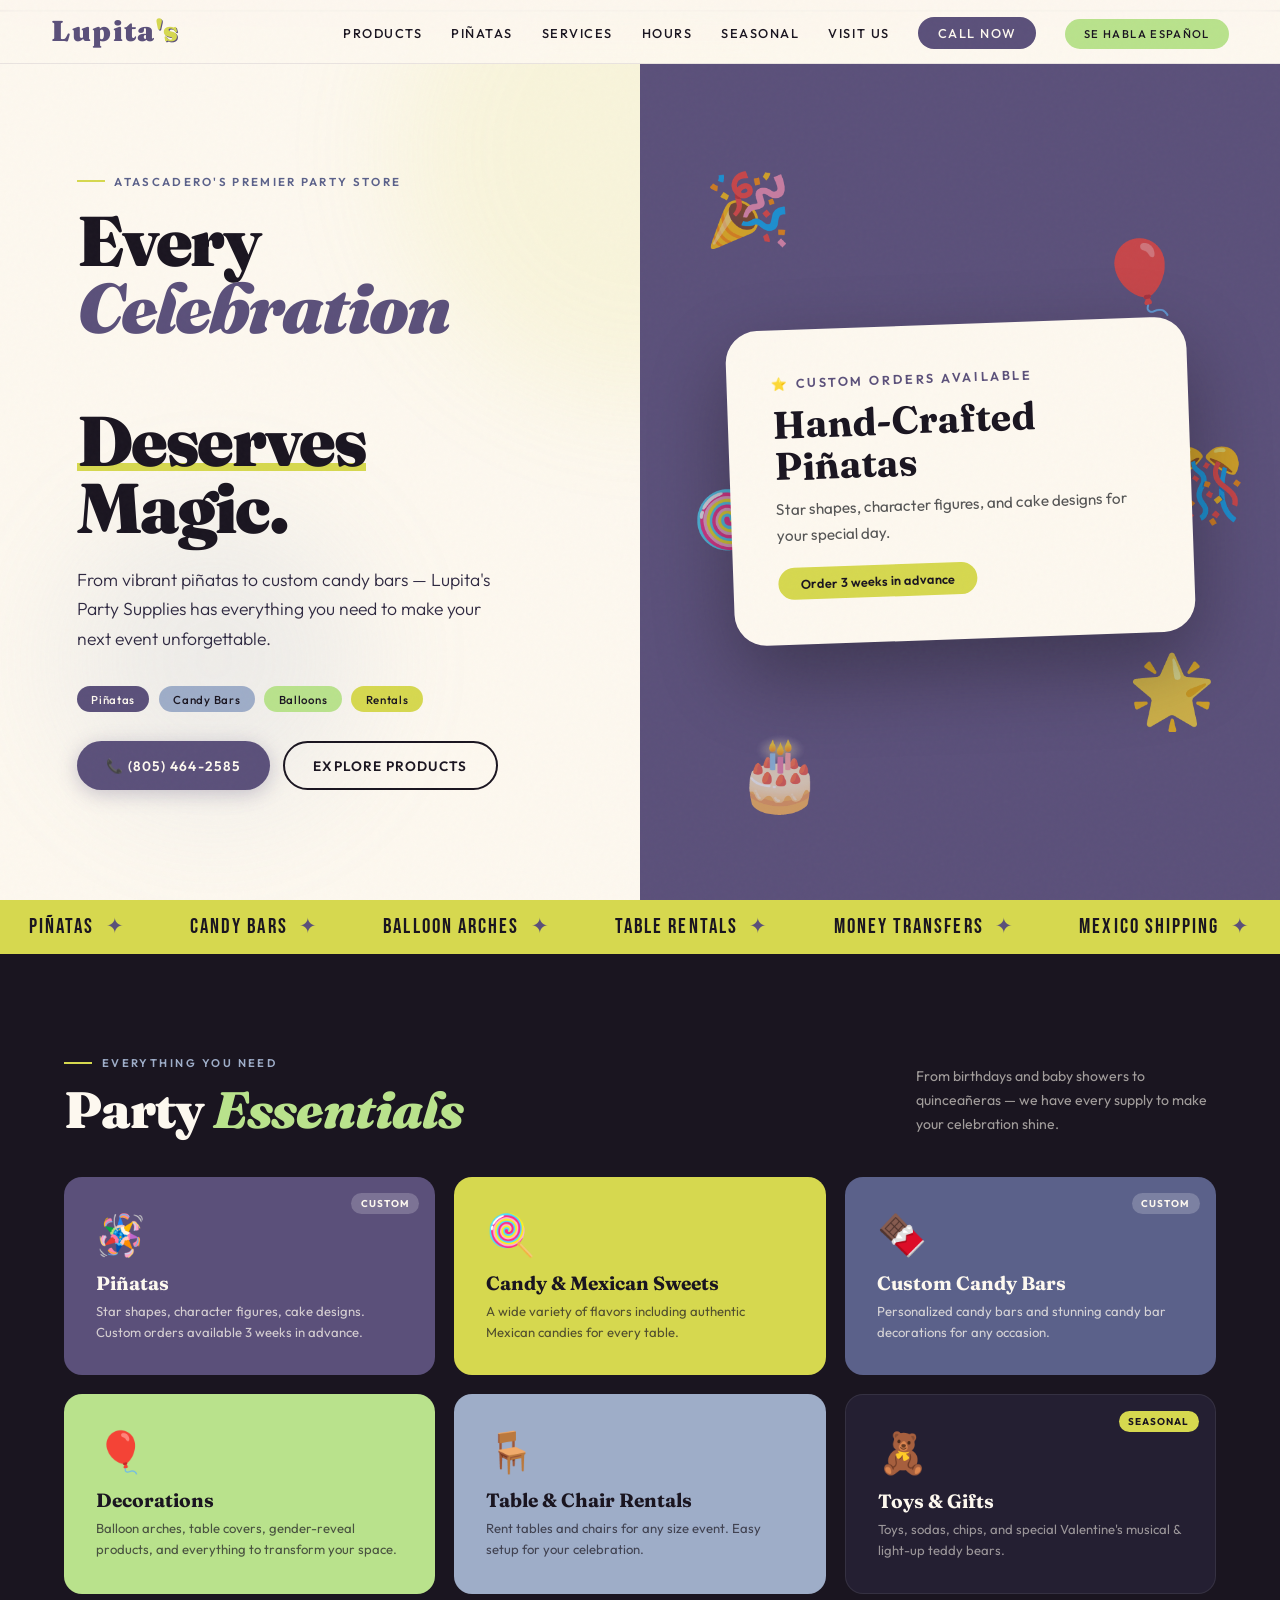
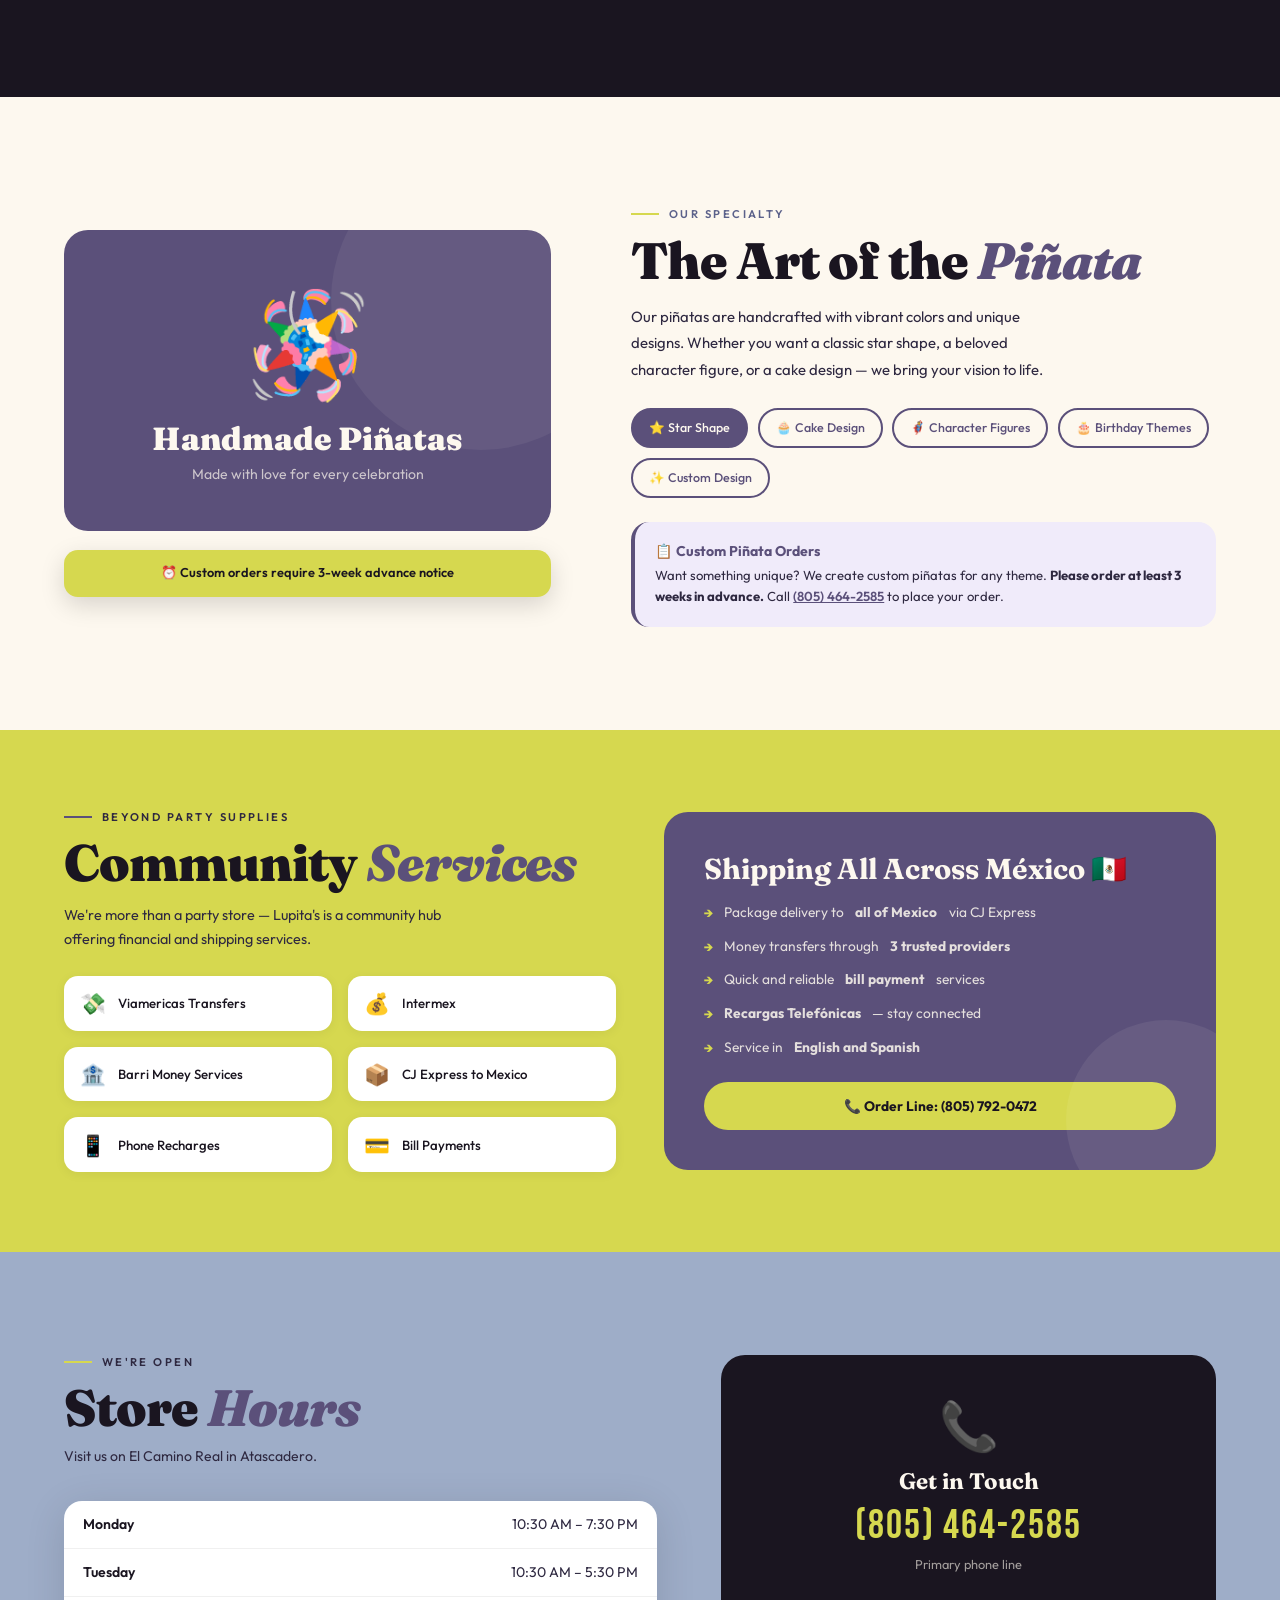
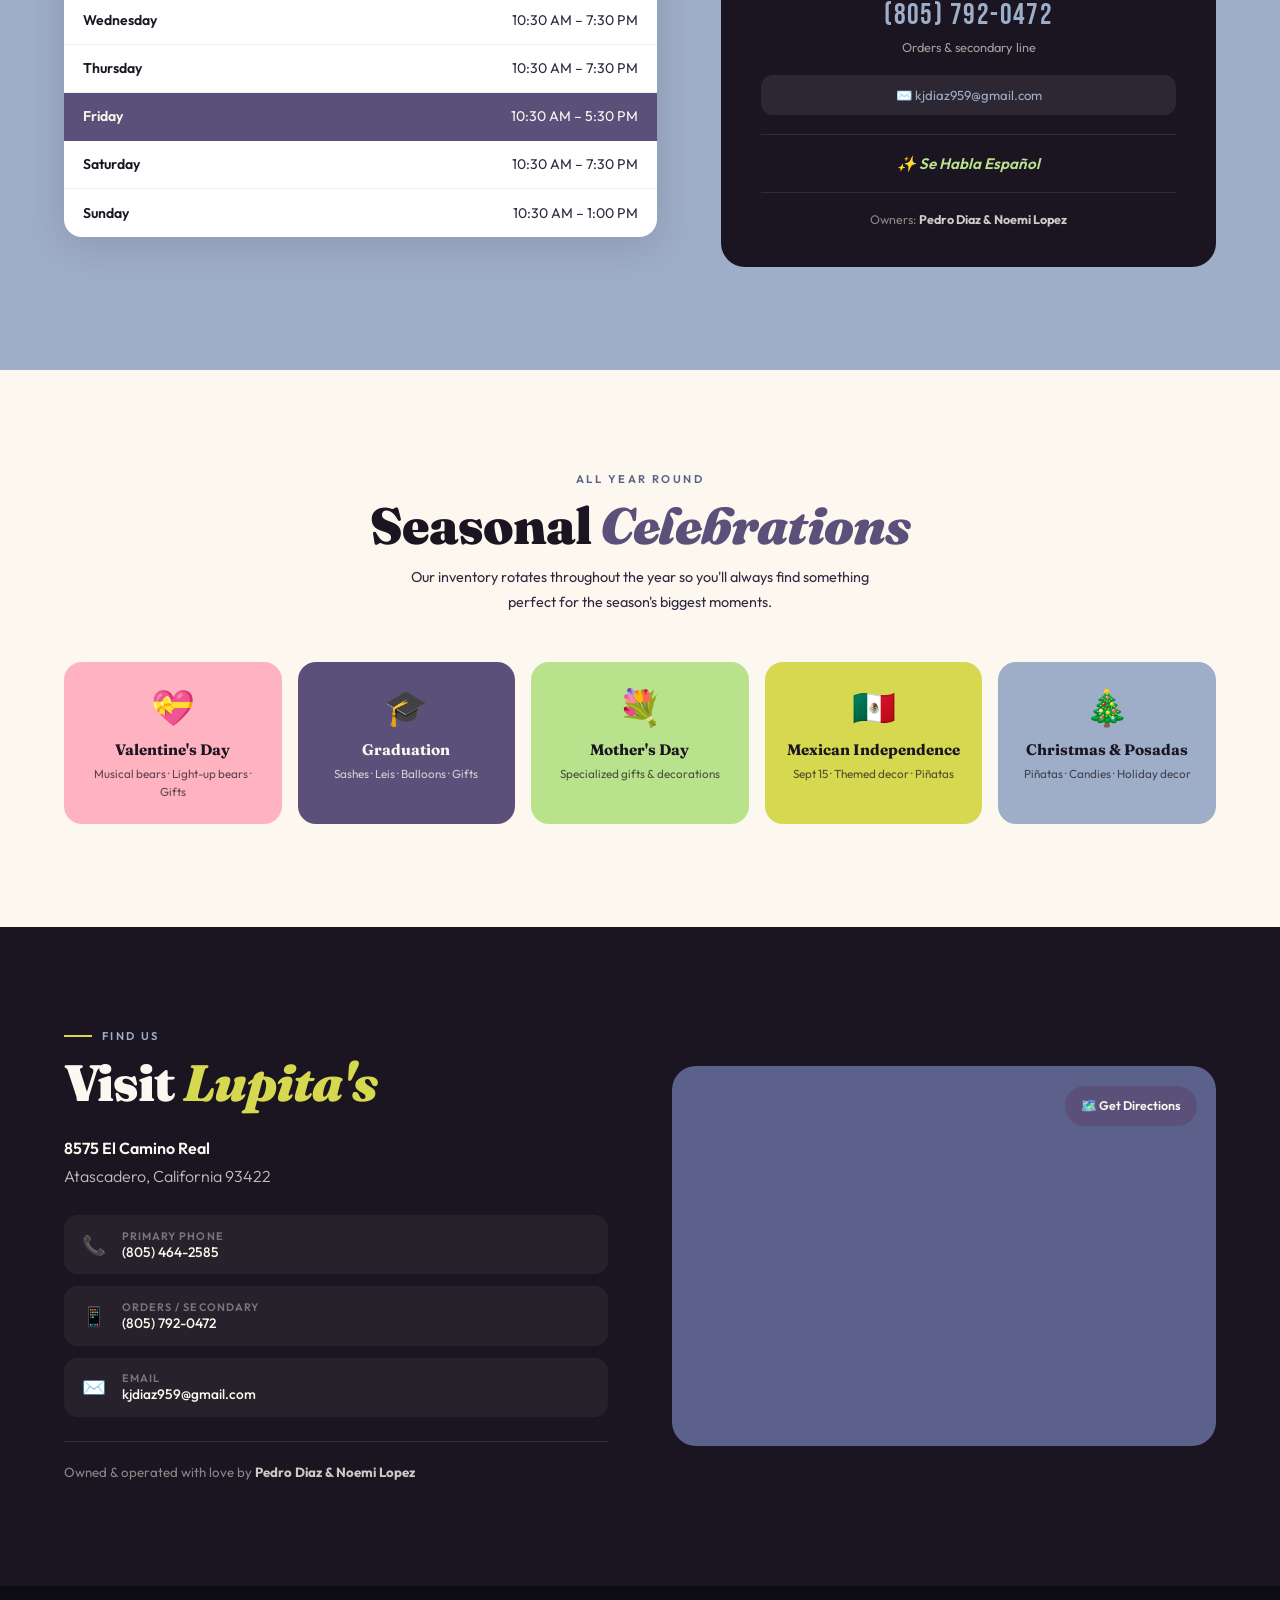
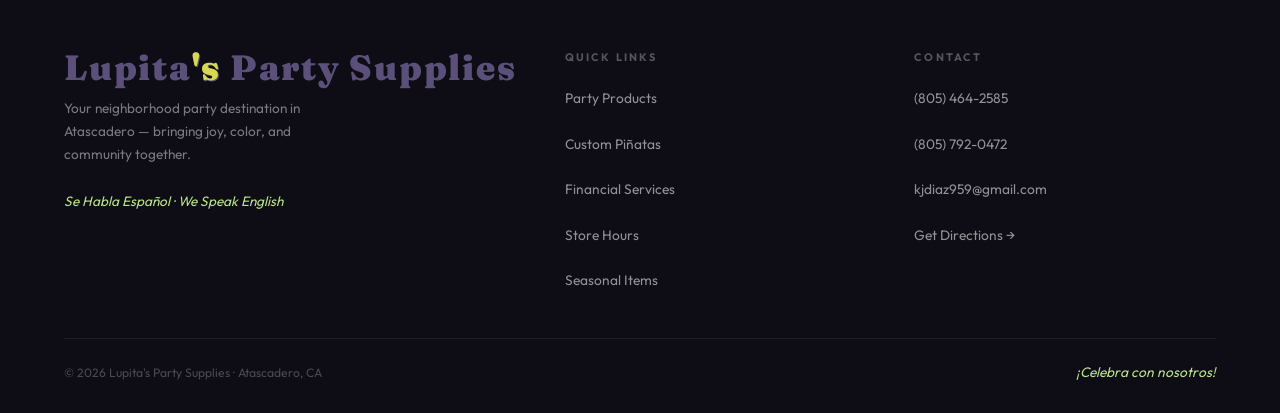
<file: index.html>
<!DOCTYPE html>
<html lang="en">
<head>
    <meta charset="UTF-8">
    <meta name="robots" content="noindex, nofollow">
    <meta name="viewport" content="width=device-width, initial-scale=1.0, viewport-fit=cover">
    <meta name="theme-color" content="#5b507a">
    <meta name="apple-mobile-web-app-capable" content="yes">
    <title>Lupita's Party Supplies — Atascadero, CA</title>
    <link rel="preconnect" href="https://fonts.googleapis.com">
    <link href="https://fonts.googleapis.com/css2?family=Bebas+Neue&family=Fraunces:ital,wght@0,400;0,700;0,900;1,400;1,700&family=Outfit:wght@300;400;500;600&display=swap"
          rel="stylesheet">
    <link rel="stylesheet" href="style.css">
</head>
<body>

<!-- ────────────────────────────────
     NAV
──────────────────────────────── -->
<nav id="mainNav">
    <a href="#" class="nav-logo">Lupita<span>'s</span></a>
    <ul class="nav-links">
        <li><a href="#products">Products</a></li>
        <li><a href="#pinatas">Piñatas</a></li>
        <li><a href="#services-strip">Services</a></li>
        <li><a href="#hours">Hours</a></li>
        <li><a href="#seasonal">Seasonal</a></li>
        <li><a href="#location">Visit Us</a></li>
        <li><a href="tel:+18054642585" class="nav-cta">Call Now</a></li>
        <li><a href="#" class="nav-cta nav-se">Se Habla Español</a></li>
    </ul>
    <button class="nav-hamburger" id="hbBtn" aria-label="Open menu" aria-expanded="false">
        <span></span><span></span><span></span>
    </button>
</nav>

<div class="nav-drawer" id="navDrawer" aria-hidden="true">
    <ul>
        <li><a href="#products" class="dl">🎉 Products</a></li>
        <li><a href="#pinatas" class="dl">🪅 Piñatas</a></li>
        <li><a href="#services-strip" class="dl">💸 Services</a></li>
        <li><a href="#hours" class="dl">🕐 Hours</a></li>
        <li><a href="#seasonal" class="dl">🌟 Seasonal</a></li>
        <li><a href="#location" class="dl">📍 Visit Us</a></li>
    </ul>
    <div class="drawer-btns">
        <a href="tel:+18054642585" class="db-call dl">📞 (805) 464-2585 — Call Now</a>
        <a href="tel:+18057920472" class="db-ord dl">📱 (805) 792-0472 — Orders</a>
    </div>
    <p class="drawer-se">✨ Se Habla Español</p>
</div>

<!-- ────────────────────────────────
     HERO
──────────────────────────────── -->
<section id="hero">
    <div class="blob"
         style="width:500px;height:500px;background:var(--lemon-lime);opacity:.12;top:-100px;right:30%;"></div>
    <div class="blob"
         style="width:300px;height:300px;background:var(--powder-blue);opacity:.15;bottom:10%;left:5%;"></div>
    <div class="hero-left">
        <p class="hero-eyebrow reveal">Atascadero's Premier Party Store</p>
        <h1 class="hero-h1 reveal rd1">
            Every<br><span class="pop">Celebration</span><br><span class="uw">Deserves</span><br>Magic.
        </h1>
        <p class="hero-sub reveal rd2">From vibrant piñatas to custom candy bars — Lupita's Party Supplies has
            everything you need to make your next event unforgettable.</p>
        <div class="hero-badges reveal rd2">
            <span class="badge bg">Piñatas</span>
            <span class="badge bb">Candy Bars</span>
            <span class="badge bgn">Balloons</span>
            <span class="badge bl">Rentals</span>
        </div>
        <div class="hero-btns reveal rd3">
            <a href="tel:+18054642585" class="btn-p">📞 (805) 464-2585</a>
            <a href="#products" class="btn-o">Explore Products</a>
        </div>
    </div>
    <div class="hero-right">
        <div class="hero-fi">
            <span class="fi" style="top:12%;left:10%;animation-delay:0s;font-size:clamp(2.5rem,5.5vw,9rem)">🎉</span>
            <span class="fi" style="top:20%;right:15%;animation-delay:0s;font-size:clamp(2.5rem,5.5vw,9rem)">🎈</span>
            <span class="fi" style="top:50%;left:8%;animation-delay:0s;font-size:clamp(2.5rem,5.5vw,9rem)">🍭</span>
            <span class="fi" style="bottom:20%;right:10%;animation-delay:0s;font-size:clamp(2.5rem,5.5vw,9rem)">🌟</span>
            <span class="fi" style="top:45%;right:5%;animation-delay:0s;font-size:clamp(2.5rem,5.5vw,9rem)">🎊</span>
            <span class="fi" style="bottom:10%;left:15%;animation-delay:0s;font-size:clamp(2.5rem,5.5vw,9rem)">🎂</span>
        </div>
        <div class="hero-right-inner">
            <div class="hero-card">
                <p class="cl">⭐ Custom Orders Available</p>
                <h3 class="ct">Hand-Crafted Piñatas</h3>
                <p class="cd">Star shapes, character figures, and cake designs for your special day.</p>
                <span class="ctag">Order 3 weeks in advance</span>
            </div>
        </div>
    </div>
</section>

<!-- MARQUEE -->
<div class="mq-wrap">
    <div class="mq-track">
        <span class="mq-item">Piñatas <span class="mq-dot">✦</span></span>
        <span class="mq-item">Candy Bars <span class="mq-dot">✦</span></span>
        <span class="mq-item">Balloon Arches <span class="mq-dot">✦</span></span>
        <span class="mq-item">Table Rentals <span class="mq-dot">✦</span></span>
        <span class="mq-item">Money Transfers <span class="mq-dot">✦</span></span>
        <span class="mq-item">Mexico Shipping <span class="mq-dot">✦</span></span>
        <span class="mq-item">Gender Reveal <span class="mq-dot">✦</span></span>
        <span class="mq-item">Mexican Candy <span class="mq-dot">✦</span></span>
        <span class="mq-item">Phone Recharges <span class="mq-dot">✦</span></span>
        <span class="mq-item">Piñatas <span class="mq-dot">✦</span></span>
        <span class="mq-item">Candy Bars <span class="mq-dot">✦</span></span>
        <span class="mq-item">Balloon Arches <span class="mq-dot">✦</span></span>
        <span class="mq-item">Table Rentals <span class="mq-dot">✦</span></span>
        <span class="mq-item">Money Transfers <span class="mq-dot">✦</span></span>
        <span class="mq-item">Mexico Shipping <span class="mq-dot">✦</span></span>
        <span class="mq-item">Gender Reveal <span class="mq-dot">✦</span></span>
        <span class="mq-item">Mexican Candy <span class="mq-dot">✦</span></span>
        <span class="mq-item">Phone Recharges <span class="mq-dot">✦</span></span>
    </div>
</div>

<!-- ────────────────────────────────
     PRODUCTS
──────────────────────────────── -->
<section id="products">
    <div class="ph reveal">
        <div>
            <p class="stag">Everything You Need</p>
            <h2 class="sh2" style="color:var(--cream)">Party <em style="color:var(--light-green)">Essentials</em></h2>
        </div>
        <p class="pdesc">From birthdays and baby showers to quinceañeras — we have every supply to make your celebration
            shine.</p>
    </div>
    <div class="pgrid">
        <div class="pc g reveal"><span class="pe">🪅</span>
            <div class="pbadge">Custom</div>
            <h3 class="pt">Piñatas</h3>
            <p class="pd">Star shapes, character figures, cake designs. Custom orders available 3 weeks in advance.</p>
        </div>
        <div class="pc l reveal rd1"><span class="pe">🍭</span>
            <h3 class="pt">Candy &amp; Mexican Sweets</h3>
            <p class="pd">A wide variety of flavors including authentic Mexican candies for every table.</p></div>
        <div class="pc g2 reveal rd2"><span class="pe">🍫</span>
            <div class="pbadge">Custom</div>
            <h3 class="pt">Custom Candy Bars</h3>
            <p class="pd">Personalized candy bars and stunning candy bar decorations for any occasion.</p></div>
        <div class="pc gn reveal rd1"><span class="pe">🎈</span>
            <h3 class="pt">Decorations</h3>
            <p class="pd">Balloon arches, table covers, gender-reveal products, and everything to transform your
                space.</p></div>
        <div class="pc b reveal rd2"><span class="pe">🪑</span>
            <h3 class="pt">Table &amp; Chair Rentals</h3>
            <p class="pd">Rent tables and chairs for any size event. Easy setup for your celebration.</p></div>
        <div class="pc dk reveal rd3"><span class="pe">🧸</span>
            <div class="pbadge" style="background:var(--lemon-lime);color:var(--ink)">Seasonal</div>
            <h3 class="pt">Toys &amp; Gifts</h3>
            <p class="pd">Toys, sodas, chips, and special Valentine's musical &amp; light-up teddy bears.</p></div>
    </div>
</section>

<!-- ────────────────────────────────
     PIÑATA SPOTLIGHT
──────────────────────────────── -->
<section id="pinatas">
    <div class="pv reveal">
        <div class="pbc">
            <span class="pbe">🪅</span>
            <h3 class="pbt">Handmade Piñatas</h3>
            <p class="pbs">Made with love for every celebration</p>
        </div>
        <div class="pfb">⏰ Custom orders require 3-week advance notice</div>
    </div>
    <div class="pi reveal rd1">
        <p class="stag">Our Specialty</p>
        <h2 class="sh2">The Art of the <em>Piñata</em></h2>
        <p style="margin-top:1rem;font-size:.93rem;color:var(--ink-soft);line-height:1.8;max-width:440px;">Our piñatas
            are handcrafted with vibrant colors and unique designs. Whether you want a classic star shape, a beloved
            character figure, or a cake design — we bring your vision to life.</p>
        <div class="pstyles">
            <span class="pst active">⭐ Star Shape</span>
            <span class="pst">🧁 Cake Design</span>
            <span class="pst">🦸 Character Figures</span>
            <span class="pst">🎂 Birthday Themes</span>
            <span class="pst">✨ Custom Design</span>
        </div>
        <div class="cob">
            <p class="cot">📋 Custom Piñata Orders</p>
            <p class="cod">Want something unique? We create custom piñatas for any theme. <strong>Please order at least
                3 weeks in advance.</strong> Call <a href="tel:+18054642585"
                                                     style="color:var(--dusty-grape);font-weight:600">(805) 464-2585</a>
                to place your order.</p>
        </div>
    </div>
</section>

<!-- ────────────────────────────────
     SERVICES STRIP
──────────────────────────────── -->
<section id="services-strip">
    <div class="sl">
        <p class="stag">Beyond Party Supplies</p>
        <h2 class="sh2">Community <em>Services</em></h2>
        <p style="margin-top:.8rem;font-size:.9rem;color:var(--ink-soft);line-height:1.7;max-width:380px;">We're more
            than a party store — Lupita's is a community hub offering financial and shipping services.</p>
        <div class="sgrid reveal">
            <div class="spill"><span class="sp-em">💸</span><span>Viamericas Transfers</span></div>
            <div class="spill"><span class="sp-em">💰</span><span>Intermex</span></div>
            <div class="spill"><span class="sp-em">🏦</span><span>Barri Money Services</span></div>
            <div class="spill"><span class="sp-em">📦</span><span>CJ Express to Mexico</span></div>
            <div class="spill"><span class="sp-em">📱</span><span>Phone Recharges</span></div>
            <div class="spill"><span class="sp-em">💳</span><span>Bill Payments</span></div>
        </div>
    </div>
    <div class="srbox reveal rd2">
        <h3 class="srbt">Shipping All Across México 🇲🇽</h3>
        <ul class="srlist">
            <li>Package delivery to <strong>all of Mexico</strong> via CJ Express</li>
            <li>Money transfers through <strong>3 trusted providers</strong></li>
            <li>Quick and reliable <strong>bill payment</strong> services</li>
            <li><strong>Recargas Telefónicas</strong> — stay connected</li>
            <li>Service in <strong>English and Spanish</strong></li>
        </ul>
        <a href="tel:+18057920472" class="sr-cta">📞 Order Line: (805) 792-0472</a>
    </div>
</section>

<!-- ────────────────────────────────
     HOURS
──────────────────────────────── -->
<section id="hours">
    <div class="hl">
        <p class="stag">We're Open</p>
        <h2 class="sh2">Store <em>Hours</em></h2>
        <p style="margin-top:.6rem;font-size:.88rem;color:var(--ink-soft);line-height:1.7;">Visit us on El Camino Real
            in Atascadero.</p>
        <div class="htbl reveal">
            <div class="hr"><span class="dn">Monday</span><span class="dt">10:30 AM – 7:30 PM</span></div>
            <div class="hr"><span class="dn">Tuesday</span><span class="dt">10:30 AM – 5:30 PM</span></div>
            <div class="hr"><span class="dn">Wednesday</span><span class="dt">10:30 AM – 7:30 PM</span></div>
            <div class="hr"><span class="dn">Thursday</span><span class="dt">10:30 AM – 7:30 PM</span></div>
            <div class="hr"><span class="dn">Friday</span><span class="dt">10:30 AM – 5:30 PM</span></div>
            <div class="hr"><span class="dn">Saturday</span><span class="dt">10:30 AM – 7:30 PM</span></div>
            <div class="hr"><span class="dn">Sunday</span><span class="dt">10:30 AM – 1:00 PM</span></div>
        </div>
    </div>
    <div class="hrb reveal rd2">
        <div class="hrb-ic">📞</div>
        <h3 class="hrb-tt">Get in Touch</h3>
        <a href="tel:+18054642585" class="hrb-ph">(805) 464-2585</a>
        <p class="hrb-sub">Primary phone line</p>
        <a href="tel:+18057920472" class="hrb-ph2">(805) 792-0472</a>
        <p class="hrb-sub">Orders &amp; secondary line</p>
        <div class="hrb-em">✉️ <a href="mailto:kjdiaz959@gmail.com">kjdiaz959@gmail.com</a></div>
        <div class="hrb-se">✨ Se Habla Español</div>
        <div style="margin-top:1.2rem;padding-top:1.2rem;border-top:1px solid rgba(255,255,255,.1);">
            <p style="font-size:.78rem;color:rgba(253,248,239,.5);">Owners: <strong style="color:rgba(253,248,239,.8)">Pedro
                Diaz &amp; Noemi Lopez</strong></p>
        </div>
    </div>
</section>

<!-- ────────────────────────────────
     SEASONAL
──────────────────────────────── -->
<section id="seasonal">
    <div class="sea-hd reveal">
        <p class="stag">All Year Round</p>
        <h2 class="sh2">Seasonal <em>Celebrations</em></h2>
        <p style="margin-top:.8rem;font-size:.9rem;color:var(--ink-soft);max-width:500px;margin-left:auto;margin-right:auto;line-height:1.7;">
            Our inventory rotates throughout the year so you'll always find something perfect for the season's biggest
            moments.</p>
    </div>
    <div class="segrid">
        <div class="secard sc0 reveal"><span class="se-em">💝</span>
            <h3 class="se-tt">Valentine's Day</h3>
            <p class="se-it">Musical bears · Light-up bears · Gifts</p></div>
        <div class="secard sc1 reveal rd1"><span class="se-em">🎓</span>
            <h3 class="se-tt">Graduation</h3>
            <p class="se-it">Sashes · Leis · Balloons · Gifts</p></div>
        <div class="secard sc2 reveal rd2"><span class="se-em">💐</span>
            <h3 class="se-tt">Mother's Day</h3>
            <p class="se-it">Specialized gifts &amp; decorations</p></div>
        <div class="secard sc3 reveal rd3"><span class="se-em">🇲🇽</span>
            <h3 class="se-tt">Mexican Independence</h3>
            <p class="se-it">Sept 15 · Themed decor · Piñatas</p></div>
        <div class="secard sc4 reveal rd4"><span class="se-em">🎄</span>
            <h3 class="se-tt">Christmas &amp; Posadas</h3>
            <p class="se-it">Piñatas · Candies · Holiday decor</p></div>
    </div>
</section>

<!-- ────────────────────────────────
     LOCATION
──────────────────────────────── -->
<section id="location">
    <div class="li">
        <p class="stag">Find Us</p>
        <h2 class="sh2">Visit <em>Lupita's</em></h2>
        <div class="ladr reveal">
            <strong>8575 El Camino Real</strong>
            Atascadero, California 93422
        </div>
        <div class="lcon reveal">
            <a href="tel:+18054642585" class="lci"><span class="lci-i">📞</span>
                <div><span class="lci-l">Primary Phone</span><span class="lci-v">(805) 464-2585</span></div>
            </a>
            <a href="tel:+18057920472" class="lci"><span class="lci-i">📱</span>
                <div><span class="lci-l">Orders / Secondary</span><span class="lci-v">(805) 792-0472</span></div>
            </a>
            <a href="mailto:kjdiaz959@gmail.com" class="lci"><span class="lci-i">✉️</span>
                <div><span class="lci-l">Email</span><span class="lci-v">kjdiaz959@gmail.com</span></div>
            </a>
        </div>
        <div class="lowns reveal rd2">
            Owned &amp; operated with love by <strong>Pedro Diaz &amp; Noemi Lopez</strong><br>
        </div>
    </div>

    <div class="lmap reveal rd2">
        <iframe
                src="https://www.google.com/maps/embed?pb=!1m18!1m12!1m3!1d3388.8782373368813!2d-120.65614362420678!3d35.47307254138065!2m3!1f0!2f0!3f0!3m2!1i1024!2i768!4f13.1!3m3!1m2!1s0x80ece92f1b265689%3A0x48b8084d8afcc74f!2sLupita&#39;s%20Party%20Supplies!5e1!3m2!1sen!2sus!4v1773629391984!5m2!1sen!2sus"
                width="100%" height="100%"
                style="border:0;position:absolute;inset:0;"
                allowfullscreen=""
                loading="lazy"
                referrerpolicy="no-referrer-when-downgrade">
        </iframe>
        <a href="https://maps.app.goo.gl/eNtuzeDx3cLbue9W7" target="_blank" rel="noopener"
           class="lmap-dir">🗺️ Get Directions</a>
    </div>
</section>

<!-- MOBILE CTA STRIP (shown < 600px) -->
<div class="mob-cta">
    <a href="tel:+18054642585" class="mc-call">📞 Call Now — (805) 464-2585</a>
    <a href="https://maps.app.goo.gl/eNtuzeDx3cLbue9W7" target="_blank" rel="noopener"
       class="mc-dir">🗺️ Get Directions</a>
</div>

<!-- ────────────────────────────────
     FOOTER
──────────────────────────────── -->
<footer>
    <div class="ft">
        <div>
            <a href="#" class="nav-logo">Lupita<span>'s</span> Party Supplies</a>
            <p class="ftag">Your neighborhood party destination in Atascadero — bringing joy, color, and community
                together.<br><br><em style="color:var(--light-green)">Se Habla Español · We Speak English</em></p>
        </div>
        <div>
            <p class="fct">Quick Links</p>
            <ul class="flinks">
                <li><a href="#products">Party Products</a></li>
                <li><a href="#pinatas">Custom Piñatas</a></li>
                <li><a href="#services-strip">Financial Services</a></li>
                <li><a href="#hours">Store Hours</a></li>
                <li><a href="#seasonal">Seasonal Items</a></li>
            </ul>
        </div>
        <div>
            <p class="fct">Contact</p>
            <ul class="flinks">
                <li><a href="tel:+18054642585">(805) 464-2585</a></li>
                <li><a href="tel:+18057920472">(805) 792-0472</a></li>
                <li><a href="mailto:kjdiaz959@gmail.com">kjdiaz959@gmail.com</a></li>
                <li><a href="https://maps.app.goo.gl/eNtuzeDx3cLbue9W7" target="_blank"
                       rel="noopener">Get Directions →</a></li>
            </ul>
        </div>
    </div>
    <div class="fb">
        <span>© <span id="year"></span> Lupita's Party Supplies · Atascadero, CA</span>
        <span class="fse">¡Celebra con nosotros!</span>
    </div>
</footer>

<script src="script.js"></script>
</body>
</html>
</file>
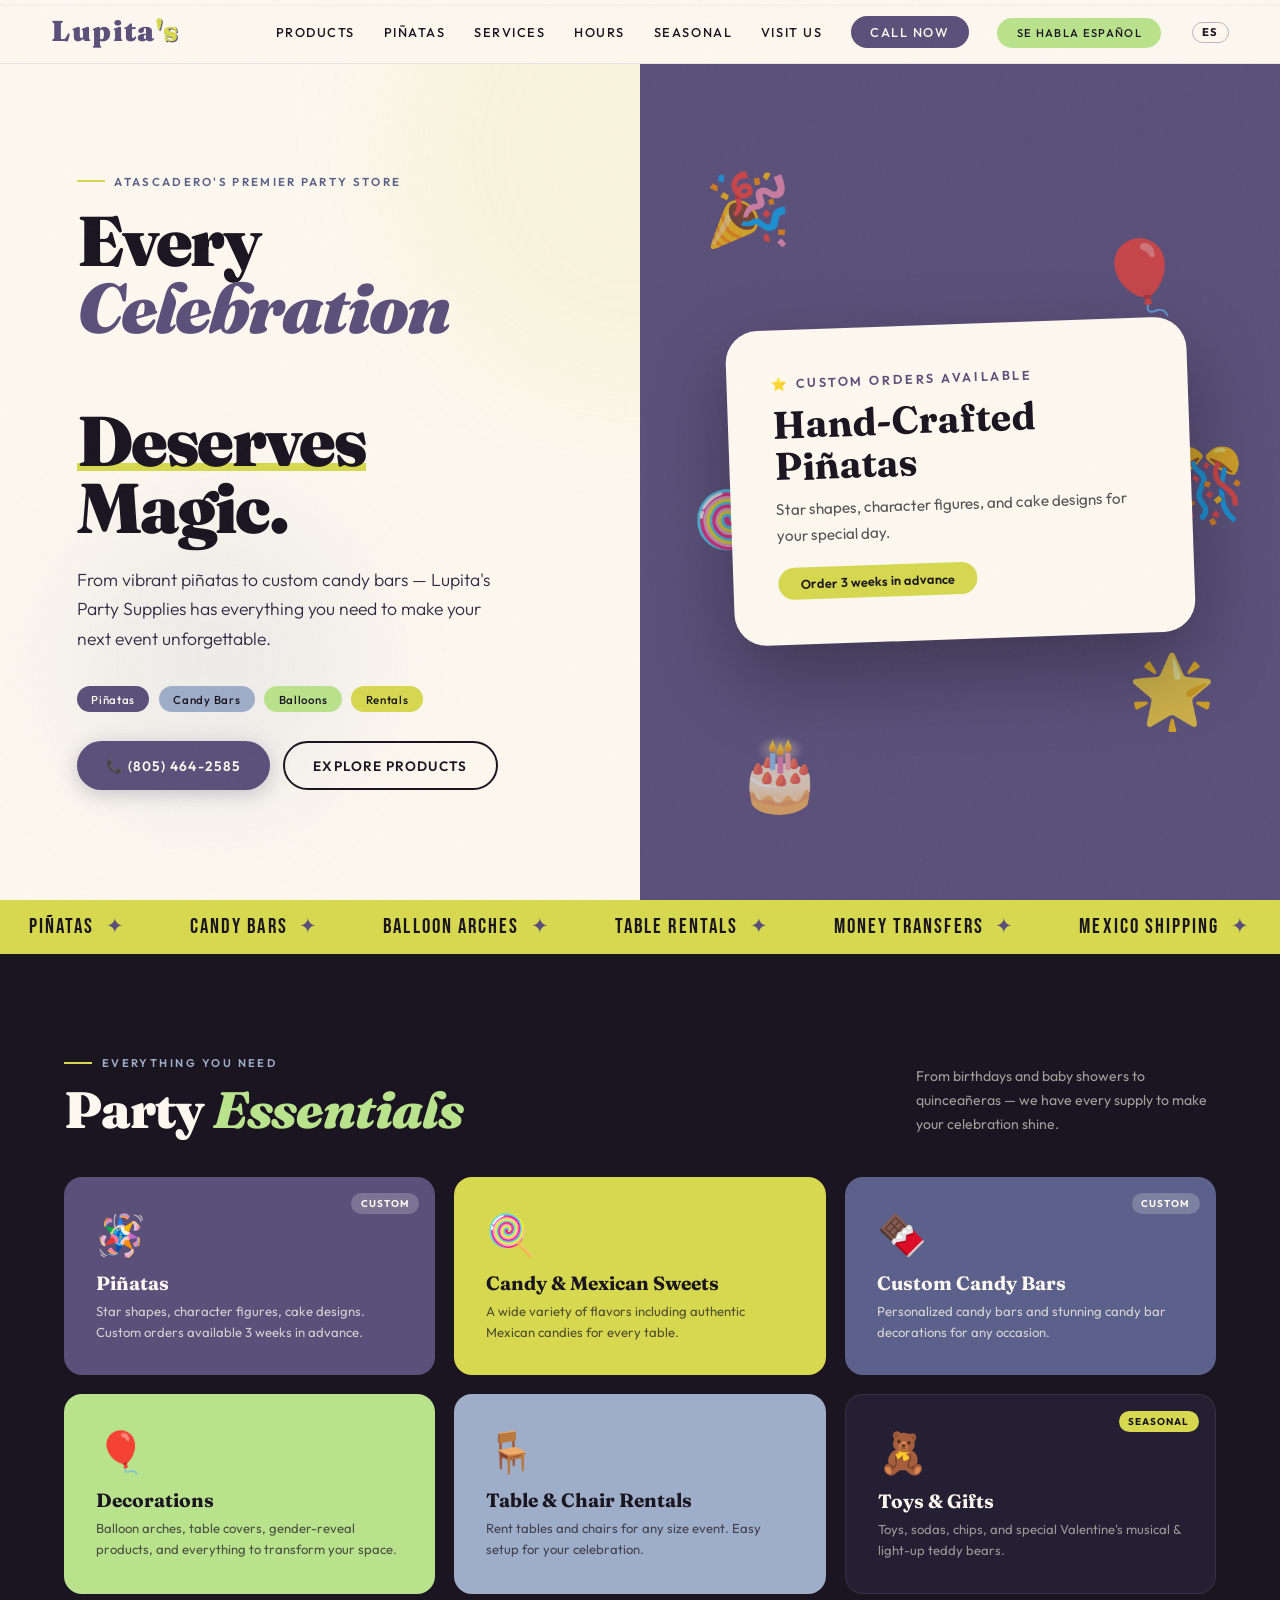
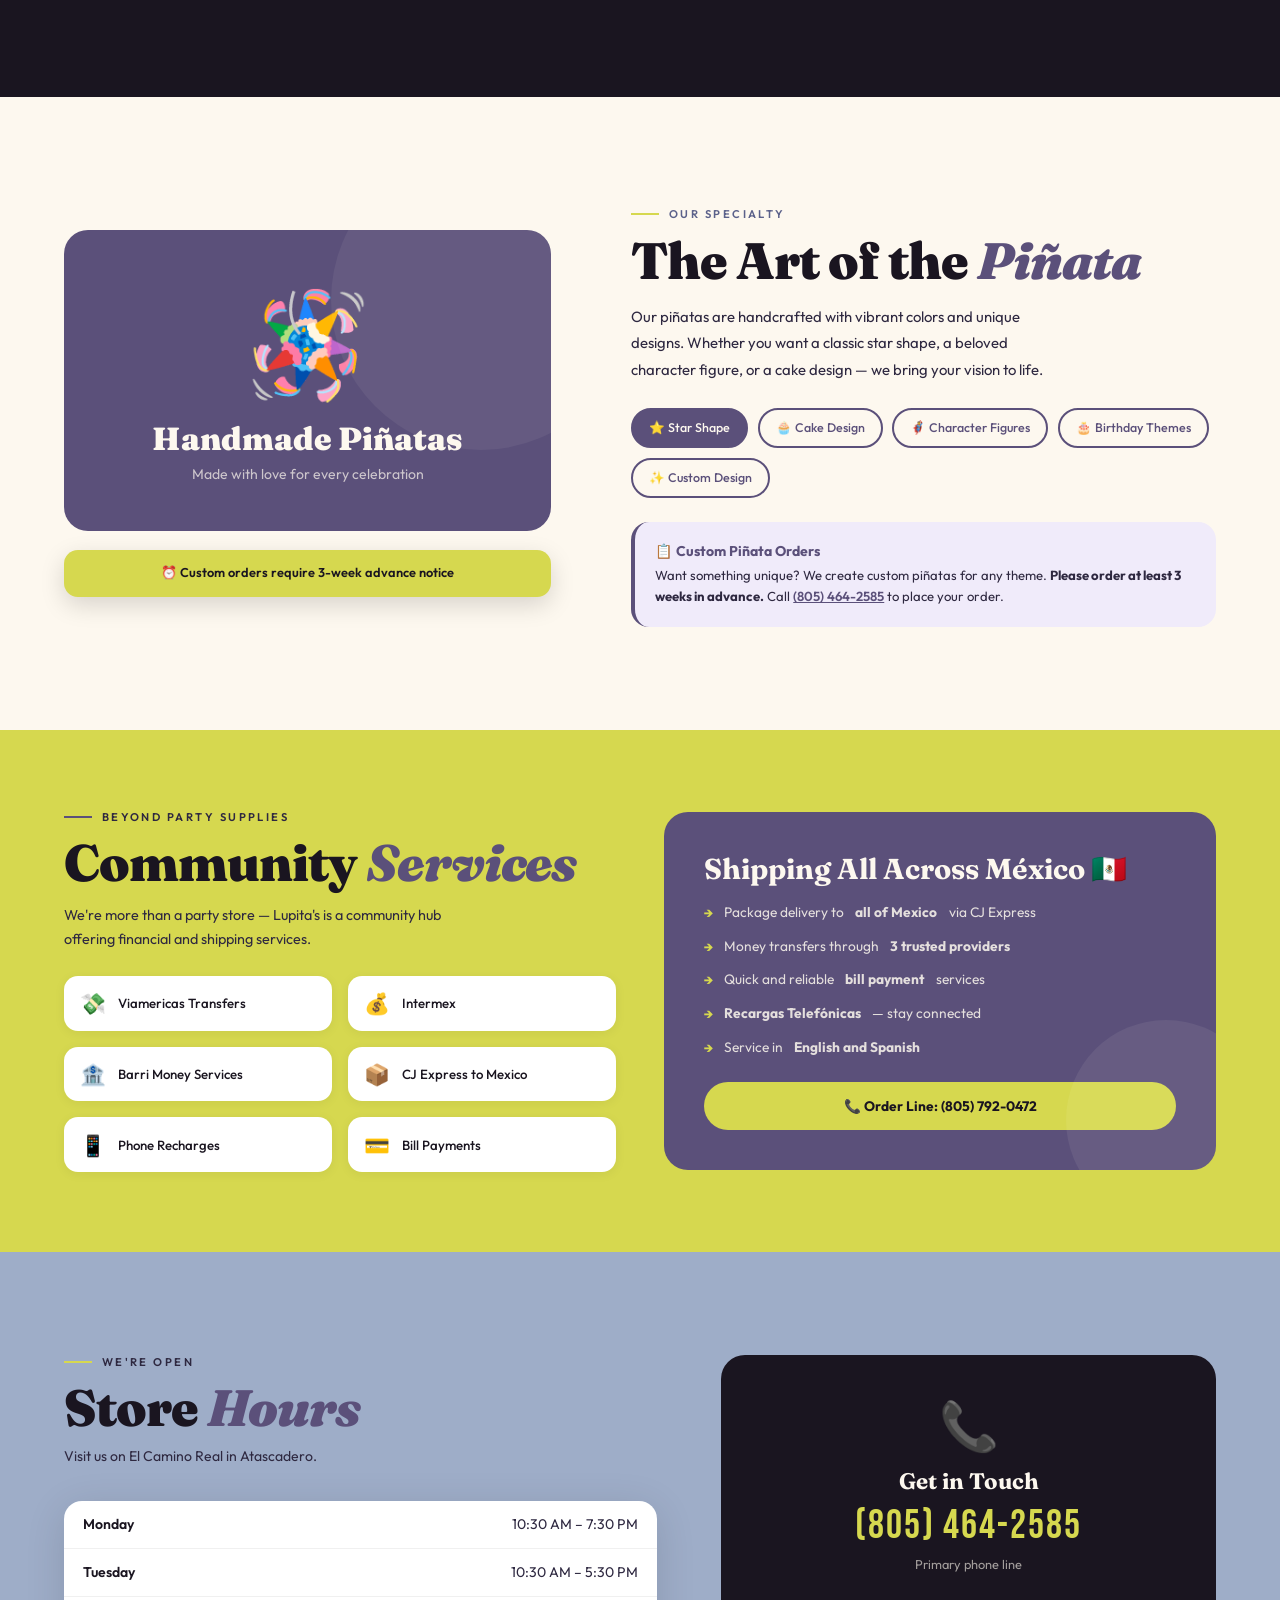
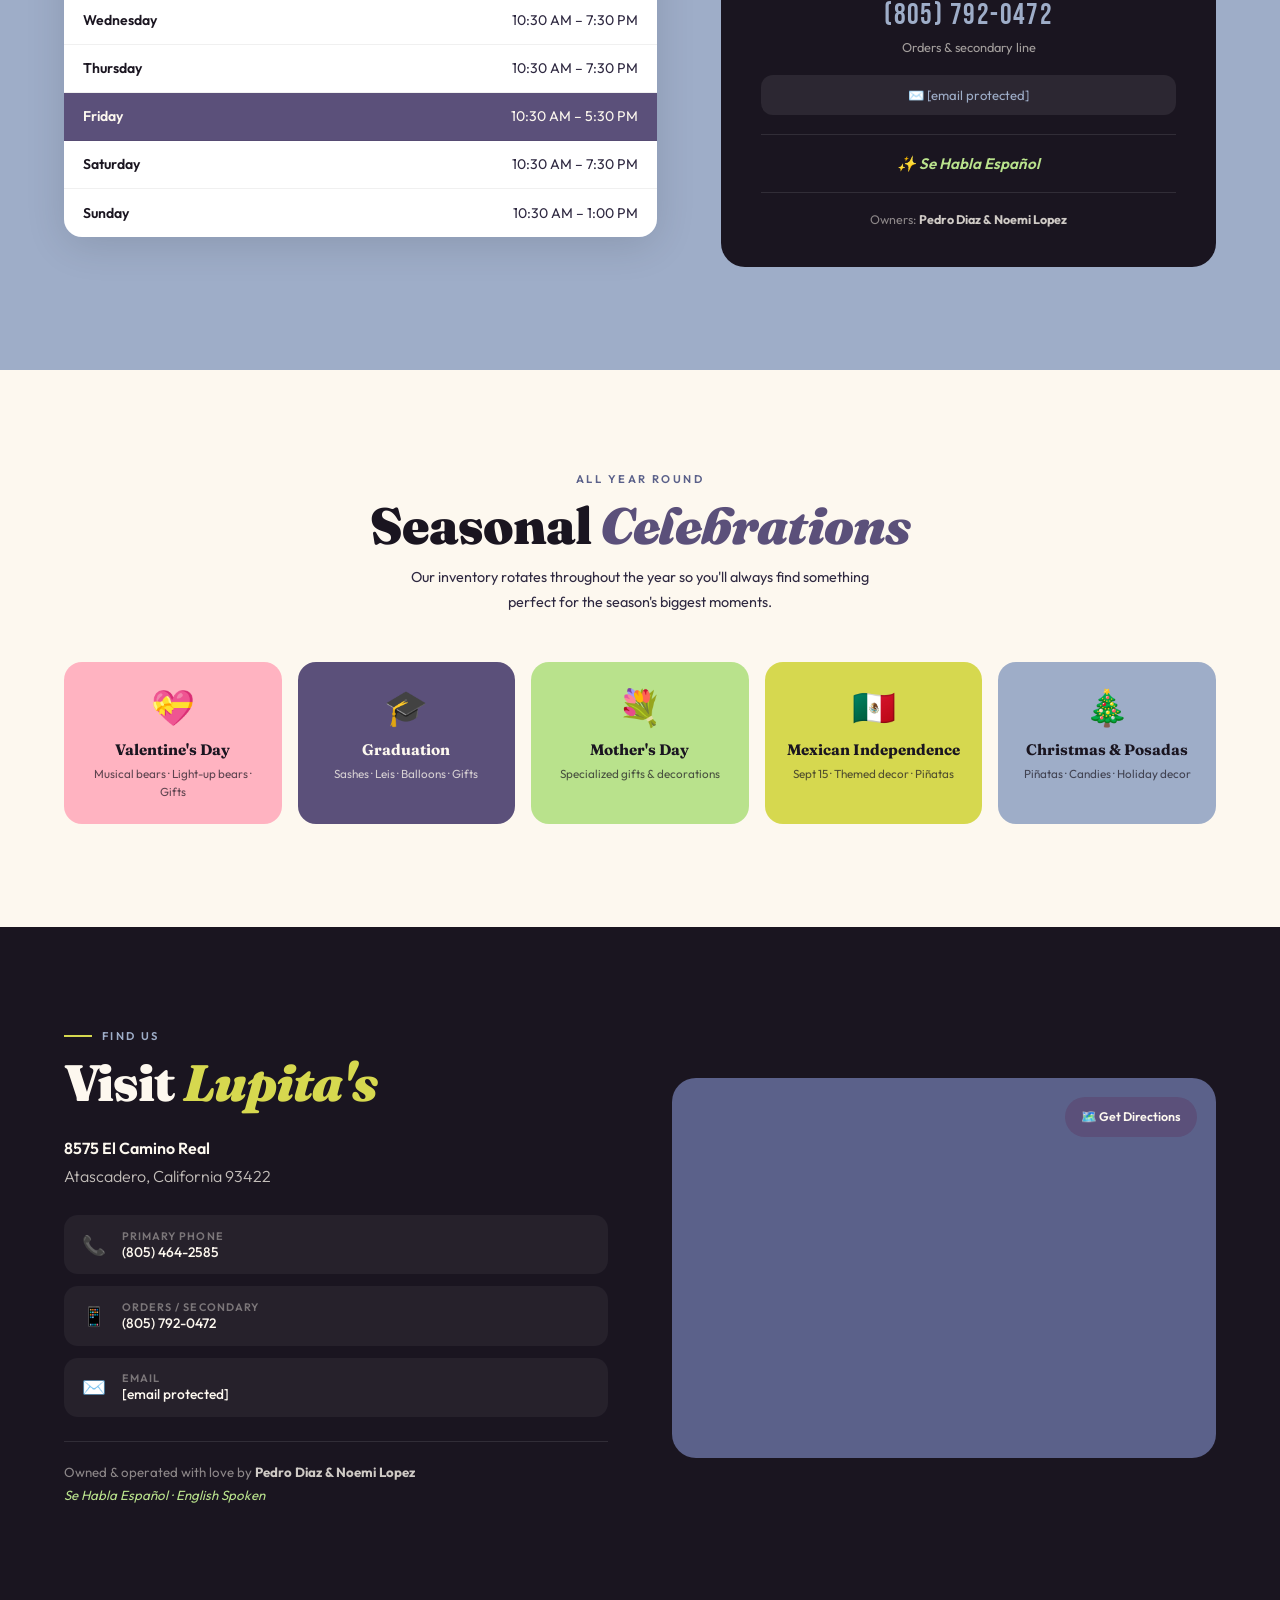
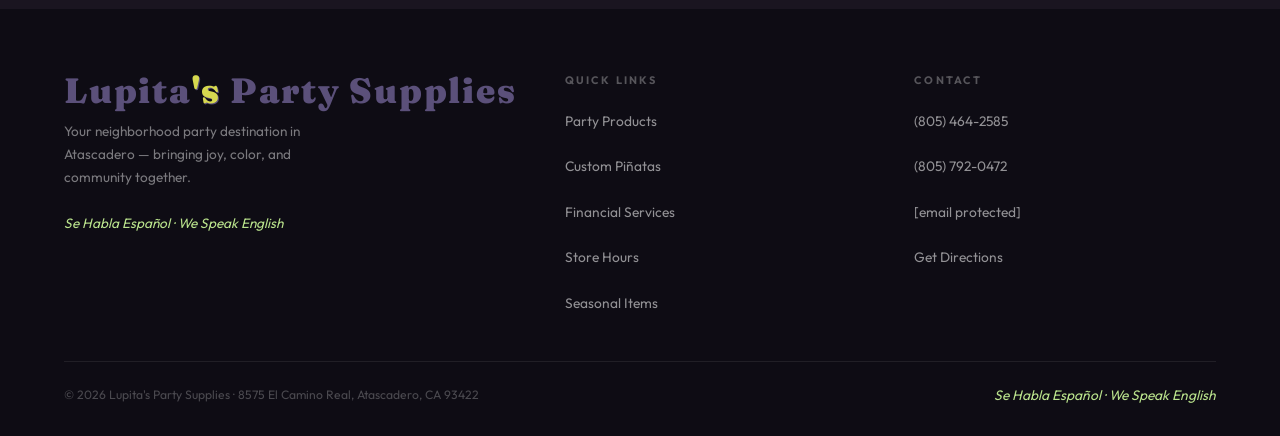
<file: es-index.html>
<!DOCTYPE html>
<html lang="en">
<head>
    <meta charset="UTF-8">
    <meta name="robots" content="noindex, nofollow">
    <meta name="viewport" content="width=device-width, initial-scale=1.0, viewport-fit=cover">
    <meta name="theme-color" content="#5b507a">
    <meta name="apple-mobile-web-app-capable" content="yes">
    <title>Lupita's Party Supplies — Atascadero, CA</title>
    <link rel="preconnect" href="https://fonts.googleapis.com">
    <link href="https://fonts.googleapis.com/css2?family=Bebas+Neue&family=Fraunces:ital,wght@0,400;0,700;0,900;1,400;1,700&family=Outfit:wght@300;400;500;600&display=swap"
          rel="stylesheet">
    <link rel="stylesheet" href="style.css">
    <style>
        /* ── LANG TOGGLE — desktop (inside nav-links) ── */
        #langToggle {
            background: transparent;
            border: 1.5px solid rgba(91, 80, 122, .4);
            color: var(--ink);
            font: 700 .7rem/1 'Outfit', sans-serif;
            letter-spacing: .12em;
            padding: .38em .82em;
            border-radius: 999px;
            cursor: pointer;
            transition: background .2s, color .2s, border-color .2s;
            white-space: nowrap;
            line-height: 1;
        }
        #langToggle:hover {
            background: var(--lemon-lime);
            border-color: var(--lemon-lime);
            color: var(--ink);
        }

        /* ── LANG TOGGLE — mobile (next to hamburger) ── */
        .nav-mob-right {
            display: none;
            align-items: center;
            gap: .45rem;
        }
        #langToggleMob {
            background: transparent;
            border: 1.5px solid rgba(91, 80, 122, .4);
            color: var(--ink);
            font: 700 .68rem/1 'Outfit', sans-serif;
            letter-spacing: .12em;
            padding: .36em .76em;
            border-radius: 999px;
            cursor: pointer;
            transition: background .2s, color .2s, border-color .2s;
            white-space: nowrap;
            min-height: 34px;
        }
        #langToggleMob:hover {
            background: var(--lemon-lime);
            border-color: var(--lemon-lime);
        }
        @media (max-width: 960px) {
            .nav-mob-right { display: flex; }
        }

        /* ── LANG TOGGLE — inside drawer ── */
        .drawer-lang-wrap {
            padding: 0 1.25rem .5rem;
        }
        .drawer-lang-btn {
            display: flex;
            align-items: center;
            justify-content: center;
            width: 100%;
            min-height: 48px;
            border-radius: 100px;
            background: transparent;
            border: 1.5px solid rgba(91, 80, 122, .3);
            color: var(--ink-soft);
            font: 600 .82rem/1 'Outfit', sans-serif;
            letter-spacing: .08em;
            cursor: pointer;
            transition: background .2s, color .2s;
            gap: .5rem;
        }
        .drawer-lang-btn:hover {
            background: var(--lemon-lime);
            border-color: var(--lemon-lime);
            color: var(--ink);
        }
    </style>
</head>
<body>

<!-- cursor elements (controlled by JS) -->
<div id="cursor"></div>
<div id="cursorRing"></div>

<!-- ────────────────────────────────
     NAV
──────────────────────────────── -->
<nav id="mainNav">
    <a href="#" class="nav-logo">Lupita<span>'s</span></a>

    <!-- Desktop nav links -->
    <ul class="nav-links">
        <li><a href="#products"      data-i18n="nav-products">Products</a></li>
        <li><a href="#pinatas">Piñatas</a></li>
        <li><a href="#services-strip" data-i18n="nav-services">Services</a></li>
        <li><a href="#hours"         data-i18n="nav-hours">Hours</a></li>
        <li><a href="#seasonal"      data-i18n="nav-seasonal">Seasonal</a></li>
        <li><a href="#location"      data-i18n="nav-visit">Visit Us</a></li>
        <li><a href="tel:+18054642585" class="nav-cta" data-i18n="nav-call">Call Now</a></li>
        <li><a href="#" class="nav-cta nav-se">Se Habla Español</a></li>
        <li style="margin-left:.1rem">
            <button id="langToggle" aria-label="Cambiar a Español">ES</button>
        </li>
    </ul>

    <!-- Mobile: lang toggle + hamburger grouped together -->
    <div class="nav-mob-right">
        <button id="langToggleMob" aria-label="Cambiar a Español">ES</button>
        <button class="nav-hamburger" id="hbBtn" aria-label="Open menu" aria-expanded="false">
            <span></span><span></span><span></span>
        </button>
    </div>
</nav>

<!-- Mobile Drawer -->
<div class="nav-drawer" id="navDrawer" aria-hidden="true">
    <ul>
        <li><a href="#products"       class="dl" data-i18n="drawer-products">🎉 Products</a></li>
        <li><a href="#pinatas"        class="dl">🪅 Piñatas</a></li>
        <li><a href="#services-strip" class="dl" data-i18n="drawer-services">💸 Services</a></li>
        <li><a href="#hours"          class="dl" data-i18n="drawer-hours">🕐 Hours</a></li>
        <li><a href="#seasonal"       class="dl" data-i18n="drawer-seasonal">🌟 Seasonal</a></li>
        <li><a href="#location"       class="dl" data-i18n="drawer-visit">📍 Visit Us</a></li>
    </ul>
    <div class="drawer-btns">
        <a href="tel:+18054642585" class="db-call dl" data-i18n="drawer-call">📞 (805) 464-2585 — Call Now</a>
        <a href="tel:+18057920472" class="db-ord  dl" data-i18n="drawer-orders">📱 (805) 792-0472 — Orders</a>
    </div>
    <!-- Language toggle inside the drawer -->
    <div class="drawer-lang-wrap">
        <button class="drawer-lang-btn dl" id="langToggleDrawer" aria-label="Cambiar a Español">
            🌐 <span data-i18n="drawer-lang-label">Switch to Spanish — Español</span>
        </button>
    </div>
    <p class="drawer-se">✨ Se Habla Español</p>
</div>

<!-- ────────────────────────────────
     HERO
──────────────────────────────── -->
<section id="hero">
    <div class="blob"
         style="width:500px;height:500px;background:var(--lemon-lime);opacity:.12;top:-100px;right:30%;"></div>
    <div class="blob"
         style="width:300px;height:300px;background:var(--powder-blue);opacity:.15;bottom:10%;left:5%;"></div>

    <div class="hero-left">
        <p class="hero-eyebrow reveal" data-i18n="hero-eyebrow">Atascadero's Premier Party Store</p>
        <h1 class="hero-h1 reveal rd1" data-i18n="hero-h1">
            Every<br><span class="pop">Celebration</span><br><span class="uw">Deserves</span><br>Magic.
        </h1>
        <p class="hero-sub reveal rd2" data-i18n="hero-sub">From vibrant piñatas to custom candy bars — Lupita's Party Supplies has
            everything you need to make your next event unforgettable.</p>
        <div class="hero-badges reveal rd2">
            <span class="badge bg">Piñatas</span>
            <span class="badge bb" data-i18n="badge-candy">Candy Bars</span>
            <span class="badge bgn" data-i18n="badge-balloons">Balloons</span>
            <span class="badge bl" data-i18n="badge-rentals">Rentals</span>
        </div>
        <div class="hero-btns reveal rd3">
            <a href="tel:+18054642585" class="btn-p">📞 (805) 464-2585</a>
            <a href="#products" class="btn-o" data-i18n="hero-btn-explore">Explore Products</a>
        </div>
    </div>

    <div class="hero-right">
        <div class="hero-fi">
            <span class="fi" style="top:12%;left:10%;animation-delay:0s;font-size:clamp(2.5rem,5.5vw,9rem)">🎉</span>
            <span class="fi" style="top:20%;right:15%;animation-delay:0s;font-size:clamp(2.5rem,5.5vw,9rem)">🎈</span>
            <span class="fi" style="top:50%;left:8%;animation-delay:0s;font-size:clamp(2.5rem,5.5vw,9rem)">🍭</span>
            <span class="fi" style="bottom:20%;right:10%;animation-delay:0s;font-size:clamp(2.5rem,5.5vw,9rem)">🌟</span>
            <span class="fi" style="top:45%;right:5%;animation-delay:0s;font-size:clamp(2.5rem,5.5vw,9rem)">🎊</span>
            <span class="fi" style="bottom:10%;left:15%;animation-delay:0s;font-size:clamp(2.5rem,5.5vw,9rem)">🎂</span>
        </div>
        <div class="hero-right-inner">
            <div class="hero-card">
                <p class="cl" data-i18n="hero-card-label">⭐ Custom Orders Available</p>
                <h3 class="ct" data-i18n="hero-card-title">Hand-Crafted Piñatas</h3>
                <p class="cd" data-i18n="hero-card-desc">Star shapes, character figures, and cake designs for your special day.</p>
                <span class="ctag" data-i18n="hero-card-tag">Order 3 weeks in advance</span>
            </div>
        </div>
    </div>
</section>

<!-- MARQUEE -->
<div class="mq-wrap">
    <div class="mq-track">
        <span class="mq-item">Piñatas <span class="mq-dot">✦</span></span>
        <span class="mq-item"><span data-i18n="mq-candy-bars">Candy Bars</span> <span class="mq-dot">✦</span></span>
        <span class="mq-item"><span data-i18n="mq-balloon-arches">Balloon Arches</span> <span class="mq-dot">✦</span></span>
        <span class="mq-item"><span data-i18n="mq-table-rentals">Table Rentals</span> <span class="mq-dot">✦</span></span>
        <span class="mq-item"><span data-i18n="mq-money-transfers">Money Transfers</span> <span class="mq-dot">✦</span></span>
        <span class="mq-item"><span data-i18n="mq-mexico-shipping">Mexico Shipping</span> <span class="mq-dot">✦</span></span>
        <span class="mq-item"><span data-i18n="mq-gender-reveal">Gender Reveal</span> <span class="mq-dot">✦</span></span>
        <span class="mq-item"><span data-i18n="mq-mexican-candy">Mexican Candy</span> <span class="mq-dot">✦</span></span>
        <span class="mq-item"><span data-i18n="mq-phone-recharges">Phone Recharges</span> <span class="mq-dot">✦</span></span>
        <!-- duplicate set for seamless loop -->
        <span class="mq-item">Piñatas <span class="mq-dot">✦</span></span>
        <span class="mq-item"><span data-i18n="mq-candy-bars">Candy Bars</span> <span class="mq-dot">✦</span></span>
        <span class="mq-item"><span data-i18n="mq-balloon-arches">Balloon Arches</span> <span class="mq-dot">✦</span></span>
        <span class="mq-item"><span data-i18n="mq-table-rentals">Table Rentals</span> <span class="mq-dot">✦</span></span>
        <span class="mq-item"><span data-i18n="mq-money-transfers">Money Transfers</span> <span class="mq-dot">✦</span></span>
        <span class="mq-item"><span data-i18n="mq-mexico-shipping">Mexico Shipping</span> <span class="mq-dot">✦</span></span>
        <span class="mq-item"><span data-i18n="mq-gender-reveal">Gender Reveal</span> <span class="mq-dot">✦</span></span>
        <span class="mq-item"><span data-i18n="mq-mexican-candy">Mexican Candy</span> <span class="mq-dot">✦</span></span>
        <span class="mq-item"><span data-i18n="mq-phone-recharges">Phone Recharges</span> <span class="mq-dot">✦</span></span>
    </div>
</div>

<!-- ────────────────────────────────
     PRODUCTS
──────────────────────────────── -->
<section id="products">
    <div class="ph reveal">
        <div>
            <p class="stag" data-i18n="prod-stag">Everything You Need</p>
            <h2 class="sh2" style="color:var(--cream)" data-i18n="prod-h2">Party <em style="color:var(--light-green)">Essentials</em></h2>
        </div>
        <p class="pdesc" data-i18n="prod-desc">From birthdays and baby showers to quinceañeras — we have every supply to make your celebration
            shine.</p>
    </div>
    <div class="pgrid">
        <div class="pc g reveal"><span class="pe">🪅</span>
            <div class="pbadge" data-i18n="badge-custom">Custom</div>
            <h3 class="pt">Piñatas</h3>
            <p class="pd" data-i18n="prod-pinata-desc">Star shapes, character figures, cake designs. Custom orders available 3 weeks in advance.</p>
        </div>
        <div class="pc l reveal rd1"><span class="pe">🍭</span>
            <h3 class="pt" data-i18n="prod-candy-title">Candy &amp; Mexican Sweets</h3>
            <p class="pd" data-i18n="prod-candy-desc">A wide variety of flavors including authentic Mexican candies for every table.</p>
        </div>
        <div class="pc g2 reveal rd2"><span class="pe">🍫</span>
            <div class="pbadge" data-i18n="badge-custom">Custom</div>
            <h3 class="pt" data-i18n="prod-cbar-title">Custom Candy Bars</h3>
            <p class="pd" data-i18n="prod-cbar-desc">Personalized candy bars and stunning candy bar decorations for any occasion.</p>
        </div>
        <div class="pc gn reveal rd1"><span class="pe">🎈</span>
            <h3 class="pt" data-i18n="prod-dec-title">Decorations</h3>
            <p class="pd" data-i18n="prod-dec-desc">Balloon arches, table covers, gender-reveal products, and everything to transform your
                space.</p>
        </div>
        <div class="pc b reveal rd2"><span class="pe">🪑</span>
            <h3 class="pt" data-i18n="prod-rent-title">Table &amp; Chair Rentals</h3>
            <p class="pd" data-i18n="prod-rent-desc">Rent tables and chairs for any size event. Easy setup for your celebration.</p>
        </div>
        <div class="pc dk reveal rd3"><span class="pe">🧸</span>
            <div class="pbadge" style="background:var(--lemon-lime);color:var(--ink)" data-i18n="badge-seasonal-label">Seasonal</div>
            <h3 class="pt" data-i18n="prod-toy-title">Toys &amp; Gifts</h3>
            <p class="pd" data-i18n="prod-toy-desc">Toys, sodas, chips, and special Valentine's musical &amp; light-up teddy bears.</p>
        </div>
    </div>
</section>

<!-- ────────────────────────────────
     PIÑATA SPOTLIGHT
──────────────────────────────── -->
<section id="pinatas">
    <div class="pv reveal">
        <div class="pbc">
            <span class="pbe">🪅</span>
            <h3 class="pbt" data-i18n="pin-card-title">Handmade Piñatas</h3>
            <p class="pbs" data-i18n="pin-card-sub">Made with love for every celebration</p>
        </div>
        <div class="pfb" data-i18n="pin-notice">⏰ Custom orders require 3-week advance notice</div>
    </div>
    <div class="pi reveal rd1">
        <p class="stag" data-i18n="pin-stag">Our Specialty</p>
        <h2 class="sh2" data-i18n="pin-h2">The Art of the <em>Piñata</em></h2>
        <p style="margin-top:1rem;font-size:.93rem;color:var(--ink-soft);line-height:1.8;max-width:440px;"
           data-i18n="pin-desc">Our piñatas
            are handcrafted with vibrant colors and unique designs. Whether you want a classic star shape, a beloved
            character figure, or a cake design — we bring your vision to life.</p>
        <div class="pstyles">
            <span class="pst active" data-i18n="pst-star">⭐ Star Shape</span>
            <span class="pst"        data-i18n="pst-cake">🧁 Cake Design</span>
            <span class="pst"        data-i18n="pst-char">🦸 Character Figures</span>
            <span class="pst"        data-i18n="pst-bday">🎂 Birthday Themes</span>
            <span class="pst"        data-i18n="pst-custom-design">✨ Custom Design</span>
        </div>
        <div class="cob">
            <p class="cot" data-i18n="pin-cob-title">📋 Custom Piñata Orders</p>
            <p class="cod" data-i18n="pin-cob-desc">Want something unique? We create custom piñatas for any theme. <strong>Please order at least
                3 weeks in advance.</strong> Call <a href="tel:+18054642585"
                                                     style="color:var(--dusty-grape);font-weight:600">(805) 464-2585</a>
                to place your order.</p>
        </div>
    </div>
</section>

<!-- ────────────────────────────────
     SERVICES STRIP
──────────────────────────────── -->
<section id="services-strip">
    <div class="sl">
        <p class="stag" data-i18n="svc-stag">Beyond Party Supplies</p>
        <h2 class="sh2" data-i18n="svc-h2">Community <em>Services</em></h2>
        <p style="margin-top:.8rem;font-size:.9rem;color:var(--ink-soft);line-height:1.7;max-width:380px;"
           data-i18n="svc-desc">We're more
            than a party store — Lupita's is a community hub offering financial and shipping services.</p>
        <div class="sgrid reveal">
            <div class="spill"><span class="sp-em">💸</span><span>Viamericas Transfers</span></div>
            <div class="spill"><span class="sp-em">💰</span><span>Intermex</span></div>
            <div class="spill"><span class="sp-em">🏦</span><span>Barri Money Services</span></div>
            <div class="spill"><span class="sp-em">📦</span><span>CJ Express to Mexico</span></div>
            <div class="spill"><span class="sp-em">📱</span><span data-i18n="svc-phone-recharges">Phone Recharges</span></div>
            <div class="spill"><span class="sp-em">💳</span><span data-i18n="svc-bill">Bill Payments</span></div>
        </div>
    </div>
    <div class="srbox reveal rd2">
        <h3 class="srbt" data-i18n="svc-box-title">Shipping All Across México 🇲🇽</h3>
        <ul class="srlist">
            <li data-i18n="svc-li-1">Package delivery to <strong>all of Mexico</strong> via CJ Express</li>
            <li data-i18n="svc-li-2">Money transfers through <strong>3 trusted providers</strong></li>
            <li data-i18n="svc-li-3">Quick and reliable <strong>bill payment</strong> services</li>
            <li data-i18n="svc-li-4"><strong>Recargas Telefónicas</strong> — stay connected</li>
            <li data-i18n="svc-li-5">Service in <strong>English and Spanish</strong></li>
        </ul>
        <a href="tel:+18057920472" class="sr-cta" data-i18n="svc-cta">📞 Order Line: (805) 792-0472</a>
    </div>
</section>

<!-- ────────────────────────────────
     HOURS
──────────────────────────────── -->
<section id="hours">
    <div class="hl">
        <p class="stag" data-i18n="hr-stag">We're Open</p>
        <h2 class="sh2" data-i18n="hr-h2">Store <em>Hours</em></h2>
        <p style="margin-top:.6rem;font-size:.88rem;color:var(--ink-soft);line-height:1.7;"
           data-i18n="hr-sub">Visit us on El Camino Real in Atascadero.</p>
        <div class="htbl reveal">
            <!-- data-day holds the English weekday name for JS today-detection -->
            <div class="hr" data-day="Monday">
                <span class="dn" data-i18n="day-mon">Monday</span>
                <span class="dt">10:30 AM – 7:30 PM</span>
            </div>
            <div class="hr" data-day="Tuesday">
                <span class="dn" data-i18n="day-tue">Tuesday</span>
                <span class="dt">10:30 AM – 5:30 PM</span>
            </div>
            <div class="hr" data-day="Wednesday">
                <span class="dn" data-i18n="day-wed">Wednesday</span>
                <span class="dt">10:30 AM – 7:30 PM</span>
            </div>
            <div class="hr" data-day="Thursday">
                <span class="dn" data-i18n="day-thu">Thursday</span>
                <span class="dt">10:30 AM – 7:30 PM</span>
            </div>
            <div class="hr" data-day="Friday">
                <span class="dn" data-i18n="day-fri">Friday</span>
                <span class="dt">10:30 AM – 5:30 PM</span>
            </div>
            <div class="hr" data-day="Saturday">
                <span class="dn" data-i18n="day-sat">Saturday</span>
                <span class="dt">10:30 AM – 7:30 PM</span>
            </div>
            <div class="hr" data-day="Sunday">
                <span class="dn" data-i18n="day-sun">Sunday</span>
                <span class="dt">10:30 AM – 1:00 PM</span>
            </div>
        </div>
    </div>
    <div class="hrb reveal rd2">
        <div class="hrb-ic">📞</div>
        <h3 class="hrb-tt" data-i18n="hr-touch-title">Get in Touch</h3>
        <a href="tel:+18054642585" class="hrb-ph">(805) 464-2585</a>
        <p class="hrb-sub" data-i18n="hr-primary-sub">Primary phone line</p>
        <a href="tel:+18057920472" class="hrb-ph2">(805) 792-0472</a>
        <p class="hrb-sub" data-i18n="hr-orders-sub">Orders &amp; secondary line</p>
        <div class="hrb-em">✉️ <a href="/cdn-cgi/l/email-protection#402b2a2429213a79757900272d21292c6e232f2d"><span class="__cf_email__" data-cfemail="402b2a2429213a79757900272d21292c6e232f2d">[email&#160;protected]</span></a></div>
        <div class="hrb-se">✨ Se Habla Español</div>
        <div style="margin-top:1.2rem;padding-top:1.2rem;border-top:1px solid rgba(255,255,255,.1);">
            <p style="font-size:.78rem;color:rgba(253,248,239,.5);">Owners: <strong style="color:rgba(253,248,239,.8)">Pedro
                Diaz &amp; Noemi Lopez</strong></p>
        </div>
    </div>
</section>

<!-- ────────────────────────────────
     SEASONAL
──────────────────────────────── -->
<section id="seasonal">
    <div class="sea-hd reveal">
        <p class="stag" data-i18n="sea-stag">All Year Round</p>
        <h2 class="sh2" data-i18n="sea-h2">Seasonal <em>Celebrations</em></h2>
        <p style="margin-top:.8rem;font-size:.9rem;color:var(--ink-soft);max-width:500px;margin-left:auto;margin-right:auto;line-height:1.7;"
           data-i18n="sea-desc">
            Our inventory rotates throughout the year so you'll always find something perfect for the season's biggest
            moments.</p>
    </div>
    <div class="segrid">
        <div class="secard sc0 reveal"><span class="se-em">💝</span>
            <h3 class="se-tt" data-i18n="sea-val-title">Valentine's Day</h3>
            <p class="se-it" data-i18n="sea-val-items">Musical bears · Light-up bears · Gifts</p>
        </div>
        <div class="secard sc1 reveal rd1"><span class="se-em">🎓</span>
            <h3 class="se-tt" data-i18n="sea-grad-title">Graduation</h3>
            <p class="se-it" data-i18n="sea-grad-items">Sashes · Leis · Balloons · Gifts</p>
        </div>
        <div class="secard sc2 reveal rd2"><span class="se-em">💐</span>
            <h3 class="se-tt" data-i18n="sea-mom-title">Mother's Day</h3>
            <p class="se-it" data-i18n="sea-mom-items">Specialized gifts &amp; decorations</p>
        </div>
        <div class="secard sc3 reveal rd3"><span class="se-em">🇲🇽</span>
            <h3 class="se-tt" data-i18n="sea-mex-title">Mexican Independence</h3>
            <p class="se-it" data-i18n="sea-mex-items">Sept 15 · Themed decor · Piñatas</p>
        </div>
        <div class="secard sc4 reveal rd4"><span class="se-em">🎄</span>
            <h3 class="se-tt" data-i18n="sea-xmas-title">Christmas &amp; Posadas</h3>
            <p class="se-it" data-i18n="sea-xmas-items">Piñatas · Candies · Holiday decor</p>
        </div>
    </div>
</section>

<!-- ────────────────────────────────
     LOCATION
──────────────────────────────── -->
<section id="location">
    <div class="li">
        <p class="stag" data-i18n="loc-stag">Find Us</p>
        <h2 class="sh2" data-i18n="loc-h2">Visit <em>Lupita's</em></h2>
        <div class="ladr reveal">
            <strong>8575 El Camino Real</strong>
            Atascadero, California 93422
        </div>
        <div class="lcon reveal">
            <a href="tel:+18054642585" class="lci">
                <span class="lci-i">📞</span>
                <div>
                    <span class="lci-l" data-i18n="loc-phone-label">Primary Phone</span>
                    <span class="lci-v">(805) 464-2585</span>
                </div>
            </a>
            <a href="tel:+18057920472" class="lci">
                <span class="lci-i">📱</span>
                <div>
                    <span class="lci-l" data-i18n="loc-orders-label">Orders / Secondary</span>
                    <span class="lci-v">(805) 792-0472</span>
                </div>
            </a>
            <a href="/cdn-cgi/l/email-protection#402b2a2429213a79757900272d21292c6e232f2d" class="lci">
                <span class="lci-i">✉️</span>
                <div>
                    <span class="lci-l" data-i18n="loc-email-label">Email</span>
                    <span class="lci-v"><span class="__cf_email__" data-cfemail="402b2a2429213a79757900272d21292c6e232f2d">[email&#160;protected]</span></span>
                </div>
            </a>
        </div>
        <div class="lowns reveal rd2" data-i18n="loc-owned">
            Owned &amp; operated with love by <strong>Pedro Diaz &amp; Noemi Lopez</strong><br>
            <span style="color:var(--light-green);font-style:italic;">Se Habla Español · English Spoken</span>
        </div>
    </div>

    <div class="lmap reveal rd2">
        <iframe
                src="https://www.google.com/maps/embed?pb=!1m18!1m12!1m3!1d3388.8782373368813!2d-120.65614362420678!3d35.47307254138065!2m3!1f0!2f0!3f0!3m2!1i1024!2i768!4f13.1!3m3!1m2!1s0x80ece92f1b265689%3A0x48b8084d8afcc74f!2sLupita&#39;s%20Party%20Supplies!5e1!3m2!1sen!2sus!4v1773629391984!5m2!1sen!2sus"
                width="100%" height="100%"
                style="border:0;position:absolute;inset:0;"
                allowfullscreen=""
                loading="lazy"
                referrerpolicy="no-referrer-when-downgrade">
        </iframe>
        <a href="https://maps.app.goo.gl/eNtuzeDx3cLbue9W7" target="_blank" rel="noopener"
           class="lmap-dir" data-i18n="loc-dir">🗺️ Get Directions</a>
    </div>
</section>

<!-- MOBILE CTA STRIP (shown < 600px) -->
<div class="mob-cta">
    <a href="tel:+18054642585" class="mc-call" data-i18n="mob-call">📞 Call Now — (805) 464-2585</a>
    <a href="https://maps.app.goo.gl/eNtuzeDx3cLbue9W7" target="_blank" rel="noopener"
       class="mc-dir" data-i18n="mob-dir">🗺️ Get Directions</a>
</div>

<!-- ────────────────────────────────
     FOOTER
──────────────────────────────── -->
<footer>
    <div class="ft">
        <div>
            <a href="#" class="nav-logo">Lupita<span>'s</span> Party Supplies</a>
            <p class="ftag" data-i18n="ft-desc">Your neighborhood party destination in Atascadero — bringing joy, color, and community
                together.<br><br><em style="color:var(--light-green)">Se Habla Español · We Speak English</em></p>
        </div>
        <div>
            <p class="fct" data-i18n="ft-links-title">Quick Links</p>
            <ul class="flinks">
                <li><a href="#products"       data-i18n="ft-link-products">Party Products</a></li>
                <li><a href="#pinatas"        data-i18n="ft-link-pinatas">Custom Piñatas</a></li>
                <li><a href="#services-strip" data-i18n="ft-link-services">Financial Services</a></li>
                <li><a href="#hours"          data-i18n="ft-link-hours">Store Hours</a></li>
                <li><a href="#seasonal"       data-i18n="ft-link-seasonal">Seasonal Items</a></li>
            </ul>
        </div>
        <div>
            <p class="fct" data-i18n="ft-contact-title">Contact</p>
            <ul class="flinks">
                <li><a href="tel:+18054642585">(805) 464-2585</a></li>
                <li><a href="tel:+18057920472">(805) 792-0472</a></li>
                <li><a href="/cdn-cgi/l/email-protection#402b2a2429213a79757900272d21292c6e232f2d"><span class="__cf_email__" data-cfemail="402b2a2429213a79757900272d21292c6e232f2d">[email&#160;protected]</span></a></li>
                <li><a href="https://maps.app.goo.gl/eNtuzeDx3cLbue9W7" target="_blank" rel="noopener" data-i18n="ft-link-directions">Get Directions</a></li>
            </ul>
        </div>
    </div>
    <div class="fb">
        <p>© <span id="year"></span> Lupita's Party Supplies · 8575 El Camino Real, Atascadero, CA 93422</p>
        <p class="fse" data-i18n="ft-se">Se Habla Español · We Speak English</p>
    </div>
</footer>

<!-- ════════════════════════════════════════════════════════════
     SCRIPTS  (replaces external script.js — all logic inlined)
════════════════════════════════════════════════════════════ -->
<script>
    /* ─────────────────────────────────────────────────────
       TRANSLATION DICTIONARY
       Every key maps to { en, es } strings.
       innerHTML is used so HTML markup inside values works.
    ───────────────────────────────────────────────────── */
    const TRANSLATIONS = {
        /* — Nav — */
        'nav-products':       { en: 'Products',    es: 'Productos' },
        'nav-services':       { en: 'Services',    es: 'Servicios' },
        'nav-hours':          { en: 'Hours',       es: 'Horarios' },
        'nav-seasonal':       { en: 'Seasonal',    es: 'Temporadas' },
        'nav-visit':          { en: 'Visit Us',    es: 'Visítanos' },
        'nav-call':           { en: 'Call Now',    es: 'Llamar' },

        /* — Drawer — */
        'drawer-products':    { en: '🎉 Products',             es: '🎉 Productos' },
        'drawer-services':    { en: '💸 Services',             es: '💸 Servicios' },
        'drawer-hours':       { en: '🕐 Hours',                es: '🕐 Horarios' },
        'drawer-seasonal':    { en: '🌟 Seasonal',             es: '🌟 Temporadas' },
        'drawer-visit':       { en: '📍 Visit Us',             es: '📍 Visítanos' },
        'drawer-call':        { en: '📞 (805) 464-2585 — Call Now', es: '📞 (805) 464-2585 — Llamar' },
        'drawer-orders':      { en: '📱 (805) 792-0472 — Orders',   es: '📱 (805) 792-0472 — Pedidos' },
        'drawer-lang-label':  { en: 'Switch to Spanish — Español',  es: 'Switch to English — Inglés' },

        /* — Hero — */
        'hero-eyebrow':       { en: "Atascadero's Premier Party Store",
            es: 'La Tienda de Fiestas Premier de Atascadero' },
        'hero-h1':            { en: 'Every<br><span class="pop">Celebration</span><br><span class="uw">Deserves</span><br>Magic.',
            es: 'Cada<br><span class="pop">Celebración</span><br><span class="uw">Merece</span><br>Magia.' },
        'hero-sub':           { en: "From vibrant piñatas to custom candy bars — Lupita's Party Supplies has everything you need to make your next event unforgettable.",
            es: "Desde piñatas vibrantes hasta barras de dulces personalizadas — Lupita's Party Supplies tiene todo lo que necesitas para hacer tu próximo evento inolvidable." },
        'badge-candy':        { en: 'Candy Bars', es: 'Dulces' },
        'badge-balloons':     { en: 'Balloons',   es: 'Globos' },
        'badge-rentals':      { en: 'Rentals',    es: 'Rentas' },
        'hero-btn-explore':   { en: 'Explore Products', es: 'Explorar Productos' },
        'hero-card-label':    { en: '⭐ Custom Orders Available', es: '⭐ Pedidos Personalizados' },
        'hero-card-title':    { en: 'Hand-Crafted Piñatas',       es: 'Piñatas Artesanales' },
        'hero-card-desc':     { en: 'Star shapes, character figures, and cake designs for your special day.',
            es: 'Formas de estrella, figuras de personajes y diseños de pastel para tu día especial.' },
        'hero-card-tag':      { en: 'Order 3 weeks in advance', es: 'Pide con 3 semanas de anticipación' },

        /* — Marquee — */
        'mq-candy-bars':      { en: 'Candy Bars',       es: 'Barras de Dulces' },
        'mq-balloon-arches':  { en: 'Balloon Arches',   es: 'Arcos de Globos' },
        'mq-table-rentals':   { en: 'Table Rentals',    es: 'Renta de Mesas' },
        'mq-money-transfers': { en: 'Money Transfers',  es: 'Transferencias' },
        'mq-mexico-shipping': { en: 'Mexico Shipping',  es: 'Envíos a México' },
        'mq-gender-reveal':   { en: 'Gender Reveal',    es: 'Revelación de Género' },
        'mq-mexican-candy':   { en: 'Mexican Candy',    es: 'Dulces Mexicanos' },
        'mq-phone-recharges': { en: 'Phone Recharges',  es: 'Recargas Telefónicas' },

        /* — Products — */
        'prod-stag':          { en: 'Everything You Need', es: 'Todo lo que Necesitas' },
        'prod-h2':            { en: 'Party <em style="color:var(--light-green)">Essentials</em>',
            es: 'Esenciales de <em style="color:var(--light-green)">Fiesta</em>' },
        'prod-desc':          { en: 'From birthdays and baby showers to quinceañeras — we have every supply to make your celebration shine.',
            es: 'Desde cumpleaños y baby showers hasta quinceañeras — tenemos todo para que tu celebración brille.' },
        'badge-custom':       { en: 'Custom',   es: 'Personalizado' },
        'badge-seasonal-label':{ en: 'Seasonal',  es: 'Temporada' },
        'prod-pinata-desc':   { en: 'Star shapes, character figures, cake designs. Custom orders available 3 weeks in advance.',
            es: 'Formas de estrella, figuras de personajes, diseños de pastel. Pedidos personalizados con 3 semanas de anticipación.' },
        'prod-candy-title':   { en: 'Candy &amp; Mexican Sweets',  es: 'Dulces y Golosinas Mexicanas' },
        'prod-candy-desc':    { en: 'A wide variety of flavors including authentic Mexican candies for every table.',
            es: 'Gran variedad de sabores, incluyendo auténticos dulces mexicanos para cada mesa.' },
        'prod-cbar-title':    { en: 'Custom Candy Bars',            es: 'Barras de Dulces Personalizadas' },
        'prod-cbar-desc':     { en: 'Personalized candy bars and stunning candy bar decorations for any occasion.',
            es: 'Barras de dulces personalizadas y decoraciones impresionantes para cualquier ocasión.' },
        'prod-dec-title':     { en: 'Decorations',  es: 'Decoraciones' },
        'prod-dec-desc':      { en: 'Balloon arches, table covers, gender-reveal products, and everything to transform your space.',
            es: 'Arcos de globos, manteles, productos para revelación de género y todo para transformar tu espacio.' },
        'prod-rent-title':    { en: 'Table &amp; Chair Rentals', es: 'Renta de Mesas y Sillas' },
        'prod-rent-desc':     { en: 'Rent tables and chairs for any size event. Easy setup for your celebration.',
            es: 'Renta mesas y sillas para eventos de cualquier tamaño. Fácil de instalar para tu celebración.' },
        'prod-toy-title':     { en: 'Toys &amp; Gifts',  es: 'Juguetes y Regalos' },
        'prod-toy-desc':      { en: "Toys, sodas, chips, and special Valentine's musical &amp; light-up teddy bears.",
            es: 'Juguetes, refrescos, botanas y especiales osos de peluche musicales y luminosos de San Valentín.' },

        /* — Piñatas — */
        'pin-card-title':     { en: 'Handmade Piñatas',               es: 'Piñatas Artesanales' },
        'pin-card-sub':       { en: 'Made with love for every celebration', es: 'Hechas con amor para cada celebración' },
        'pin-notice':         { en: '⏰ Custom orders require 3-week advance notice',
            es: '⏰ Los pedidos personalizados requieren 3 semanas de anticipación' },
        'pin-stag':           { en: 'Our Specialty',       es: 'Nuestra Especialidad' },
        'pin-h2':             { en: 'The Art of the <em>Piñata</em>', es: 'El Arte de la <em>Piñata</em>' },
        'pin-desc':           { en: 'Our piñatas are handcrafted with vibrant colors and unique designs. Whether you want a classic star shape, a beloved character figure, or a cake design — we bring your vision to life.',
            es: 'Nuestras piñatas son hechas a mano con colores vibrantes y diseños únicos. Ya sea que quieras una clásica forma de estrella, una figura de personaje o un diseño de pastel — damos vida a tu visión.' },
        'pst-star':           { en: '⭐ Star Shape',        es: '⭐ Forma de Estrella' },
        'pst-cake':           { en: '🧁 Cake Design',       es: '🧁 Diseño de Pastel' },
        'pst-char':           { en: '🦸 Character Figures', es: '🦸 Figuras de Personajes' },
        'pst-bday':           { en: '🎂 Birthday Themes',   es: '🎂 Temas de Cumpleaños' },
        'pst-custom-design':  { en: '✨ Custom Design',      es: '✨ Diseño Personalizado' },
        'pin-cob-title':      { en: '📋 Custom Piñata Orders', es: '📋 Pedidos de Piñatas Personalizadas' },
        'pin-cob-desc':       { en: 'Want something unique? We create custom piñatas for any theme. <strong>Please order at least 3 weeks in advance.</strong> Call <a href="tel:+18054642585" style="color:var(--dusty-grape);font-weight:600">(805) 464-2585</a> to place your order.',
            es: '¿Quieres algo único? Creamos piñatas personalizadas para cualquier tema. <strong>Por favor, pide con al menos 3 semanas de anticipación.</strong> Llama al <a href="tel:+18054642585" style="color:var(--dusty-grape);font-weight:600">(805) 464-2585</a> para hacer tu pedido.' },

        /* — Services — */
        'svc-stag':           { en: 'Beyond Party Supplies',  es: 'Más que Artículos de Fiesta' },
        'svc-h2':             { en: 'Community <em>Services</em>',  es: 'Servicios <em>Comunitarios</em>' },
        'svc-desc':           { en: "We're more than a party store — Lupita's is a community hub offering financial and shipping services.",
            es: "Somos más que una tienda de fiestas — Lupita's es un centro comunitario que ofrece servicios financieros y de envío." },
        'svc-phone-recharges':{ en: 'Phone Recharges',  es: 'Recargas Telefónicas' },
        'svc-bill':           { en: 'Bill Payments',    es: 'Pagos de Facturas' },
        'svc-box-title':      { en: 'Shipping All Across México 🇲🇽', es: 'Envíos a Todo México 🇲🇽' },
        'svc-li-1':           { en: 'Package delivery to <strong>all of Mexico</strong> via CJ Express',
            es: 'Envío de paquetes a <strong>todo México</strong> vía CJ Express' },
        'svc-li-2':           { en: 'Money transfers through <strong>3 trusted providers</strong>',
            es: 'Transferencias de dinero con <strong>3 proveedores confiables</strong>' },
        'svc-li-3':           { en: 'Quick and reliable <strong>bill payment</strong> services',
            es: 'Pagos de facturas <strong>rápidos y confiables</strong>' },
        'svc-li-4':           { en: '<strong>Recargas Telefónicas</strong> — stay connected',
            es: '<strong>Recargas Telefónicas</strong> — mantente comunicado' },
        'svc-li-5':           { en: 'Service in <strong>English and Spanish</strong>',
            es: 'Servicio en <strong>inglés y español</strong>' },
        'svc-cta':            { en: '📞 Order Line: (805) 792-0472', es: '📞 Línea de Pedidos: (805) 792-0472' },

        /* — Hours — */
        'hr-stag':            { en: "We're Open",   es: 'Estamos Abiertos' },
        'hr-h2':              { en: 'Store <em>Hours</em>', es: '<em>Horarios</em> de la Tienda' },
        'hr-sub':             { en: 'Visit us on El Camino Real in Atascadero.',
            es: 'Visítanos en El Camino Real en Atascadero.' },
        'day-mon':            { en: 'Monday',    es: 'Lunes' },
        'day-tue':            { en: 'Tuesday',   es: 'Martes' },
        'day-wed':            { en: 'Wednesday', es: 'Miércoles' },
        'day-thu':            { en: 'Thursday',  es: 'Jueves' },
        'day-fri':            { en: 'Friday',    es: 'Viernes' },
        'day-sat':            { en: 'Saturday',  es: 'Sábado' },
        'day-sun':            { en: 'Sunday',    es: 'Domingo' },
        'hr-touch-title':     { en: 'Get in Touch',          es: 'Contáctanos' },
        'hr-primary-sub':     { en: 'Primary phone line',    es: 'Línea principal' },
        'hr-orders-sub':      { en: 'Orders &amp; secondary line', es: 'Pedidos y línea secundaria' },

        /* — Seasonal — */
        'sea-stag':           { en: 'All Year Round',          es: 'Todo el Año' },
        'sea-h2':             { en: 'Seasonal <em>Celebrations</em>', es: '<em>Celebraciones</em> de Temporada' },
        'sea-desc':           { en: "Our inventory rotates throughout the year so you'll always find something perfect for the season's biggest moments.",
            es: 'Nuestro inventario rota durante el año para que siempre encuentres algo perfecto para los momentos más especiales de cada temporada.' },
        'sea-val-title':      { en: "Valentine's Day",    es: 'Día de San Valentín' },
        'sea-val-items':      { en: 'Musical bears · Light-up bears · Gifts', es: 'Osos musicales · Osos luminosos · Regalos' },
        'sea-grad-title':     { en: 'Graduation',         es: 'Graduación' },
        'sea-grad-items':     { en: 'Sashes · Leis · Balloons · Gifts', es: 'Bandas · Collares · Globos · Regalos' },
        'sea-mom-title':      { en: "Mother's Day",        es: 'Día de las Madres' },
        'sea-mom-items':      { en: 'Specialized gifts &amp; decorations', es: 'Regalos y decoraciones especializadas' },
        'sea-mex-title':      { en: 'Mexican Independence', es: 'Independencia de México' },
        'sea-mex-items':      { en: 'Sept 15 · Themed decor · Piñatas', es: '15 de Sept · Decoración temática · Piñatas' },
        'sea-xmas-title':     { en: 'Christmas &amp; Posadas', es: 'Navidad y Posadas' },
        'sea-xmas-items':     { en: 'Piñatas · Candies · Holiday decor', es: 'Piñatas · Dulces · Decoración navideña' },

        /* — Location — */
        'loc-stag':           { en: 'Find Us',          es: 'Encuéntranos' },
        'loc-h2':             { en: 'Visit <em>Lupita\'s</em>', es: 'Visita <em>Lupita\'s</em>' },
        'loc-phone-label':    { en: 'Primary Phone',    es: 'Teléfono Principal' },
        'loc-orders-label':   { en: 'Orders / Secondary', es: 'Pedidos / Secundario' },
        'loc-email-label':    { en: 'Email',            es: 'Correo' },
        'loc-owned':          { en: 'Owned &amp; operated with love by <strong>Pedro Diaz &amp; Noemi Lopez</strong><br><span style="color:var(--light-green);font-style:italic;">Se Habla Español · English Spoken</span>',
            es: 'Con amor de <strong>Pedro Diaz y Noemi Lopez</strong><br><span style="color:var(--light-green);font-style:italic;">Se Habla Español · English Spoken</span>' },
        'loc-dir':            { en: '🗺️ Get Directions', es: '🗺️ Cómo Llegar' },

        /* — Mobile CTA — */
        'mob-call':           { en: '📞 Call Now — (805) 464-2585', es: '📞 Llamar — (805) 464-2585' },
        'mob-dir':            { en: '🗺️ Get Directions',            es: '🗺️ Cómo Llegar' },

        /* — Footer — */
        'ft-desc':            { en: 'Your neighborhood party destination in Atascadero — bringing joy, color, and community together.<br><br><em style="color:var(--light-green)">Se Habla Español · We Speak English</em>',
            es: 'Tu destino de fiestas en Atascadero — uniendo alegría, color y comunidad.<br><br><em style="color:var(--light-green)">Se Habla Español · We Speak English</em>' },
        'ft-links-title':     { en: 'Quick Links',         es: 'Enlaces Rápidos' },
        'ft-link-products':   { en: 'Party Products',      es: 'Productos de Fiesta' },
        'ft-link-pinatas':    { en: 'Custom Piñatas',       es: 'Piñatas Personalizadas' },
        'ft-link-services':   { en: 'Financial Services',  es: 'Servicios Financieros' },
        'ft-link-hours':      { en: 'Store Hours',          es: 'Horarios' },
        'ft-link-seasonal':   { en: 'Seasonal Items',       es: 'Artículos de Temporada' },
        'ft-contact-title':   { en: 'Contact',              es: 'Contacto' },
        'ft-link-directions': { en: 'Get Directions',       es: 'Cómo Llegar' },
        'ft-se':              { en: 'Se Habla Español · We Speak English', es: 'Se Habla Español · We Speak English' },
    };

    /* ─────────────────────────────────────────────────────
       LANGUAGE ENGINE
    ───────────────────────────────────────────────────── */
    let currentLang = localStorage.getItem('lupitas-lang') || 'en';

    function highlightToday() {
        /* Uses data-day (always English) so it works in both languages */
        const DAYS = ['Sunday','Monday','Tuesday','Wednesday','Thursday','Friday','Saturday'];
        const today = DAYS[new Date().getDay()];
        document.querySelectorAll('.hr').forEach(row => {
            row.classList.toggle('today', row.dataset.day === today);
        });
    }

    function setLang(lang) {
        currentLang = lang;

        /* Update <html lang> */
        document.documentElement.lang = lang === 'es' ? 'es-MX' : 'en';

        /* Update page title */
        document.title = lang === 'es'
            ? "Lupita's Party Supplies — Atascadero, CA"
            : "Lupita's Party Supplies — Atascadero, CA";

        /* Swap all [data-i18n] elements */
        document.querySelectorAll('[data-i18n]').forEach(el => {
            const key = el.dataset.i18n;
            const map = TRANSLATIONS[key];
            if (map && map[lang] !== undefined) {
                el.innerHTML = map[lang];
            }
        });

        /* Update all three toggle buttons */
        const toggleLabel = lang === 'en' ? 'ES' : 'EN';
        const toggleAria  = lang === 'en' ? 'Cambiar a Español' : 'Switch to English';
        ['langToggle','langToggleMob'].forEach(id => {
            const btn = document.getElementById(id);
            if (btn) {
                btn.textContent = toggleLabel;
                btn.setAttribute('aria-label', toggleAria);
            }
        });

        /* Re-highlight today (day names may have changed) */
        highlightToday();

        /* Persist preference */
        try { localStorage.setItem('lupitas-lang', lang); } catch(e) {}
    }

    /* Wire up all three toggles */
    function handleLangToggle() {
        setLang(currentLang === 'en' ? 'es' : 'en');
    }
    document.getElementById('langToggle').addEventListener('click', handleLangToggle);
    document.getElementById('langToggleMob').addEventListener('click', handleLangToggle);
    document.getElementById('langToggleDrawer').addEventListener('click', handleLangToggle);

    /* Apply saved/default language on page load */
    if (currentLang !== 'en') setLang(currentLang);

    /* ── CUSTOM CURSOR (fine pointer only) ── */
    if (window.matchMedia('(pointer:fine)').matches) {
        const C = document.getElementById('cursor'), R = document.getElementById('cursorRing');
        if (C && R) {
            document.addEventListener('mousemove', e => {
                C.style.left = e.clientX + 'px';
                C.style.top  = e.clientY + 'px';
                setTimeout(() => {
                    R.style.left = e.clientX + 'px';
                    R.style.top  = e.clientY + 'px';
                }, 60);
            });
            document.querySelectorAll('a, button').forEach(el => {
                el.addEventListener('mouseenter', () => {
                    C.style.transform  = 'translate(-50%,-50%) scale(2)';
                    C.style.background = 'var(--dusty-grape)';
                    R.style.transform  = 'translate(-50%,-50%) scale(1.5)';
                });
                el.addEventListener('mouseleave', () => {
                    C.style.transform  = 'translate(-50%,-50%) scale(1)';
                    C.style.background = 'var(--lemon-lime)';
                    R.style.transform  = 'translate(-50%,-50%) scale(1)';
                });
            });
        }
    }

    /* ── NAV SCROLL ── */
    const nav = document.getElementById('mainNav');
    window.addEventListener('scroll', () => nav.classList.toggle('scrolled', scrollY > 50), { passive: true });

    /* ── HAMBURGER ── */
    const hbBtn   = document.getElementById('hbBtn');
    const drawer  = document.getElementById('navDrawer');
    let drawerOpen = false;

    function setDrawer(v) {
        drawerOpen = v;
        hbBtn.classList.toggle('open', v);
        drawer.classList.toggle('open', v);
        hbBtn.setAttribute('aria-expanded', v);
        drawer.setAttribute('aria-hidden', !v);
        document.body.style.overflow = v ? 'hidden' : '';
    }

    hbBtn.addEventListener('click', () => setDrawer(!drawerOpen));
    document.querySelectorAll('.dl').forEach(l => l.addEventListener('click', () => setDrawer(false)));
    document.addEventListener('click', e => {
        if (drawerOpen && !drawer.contains(e.target) && !hbBtn.contains(e.target)) setDrawer(false);
    });
    document.addEventListener('keydown', e => {
        if (e.key === 'Escape' && drawerOpen) setDrawer(false);
    });

    /* ── SCROLL REVEAL ── */
    if ('IntersectionObserver' in window) {
        const obs = new IntersectionObserver(entries => {
            entries.forEach(e => {
                if (e.isIntersecting) {
                    e.target.classList.add('visible');
                    obs.unobserve(e.target);
                }
            });
        }, { threshold: .1, rootMargin: '0px 0px -40px 0px' });
        document.querySelectorAll('.reveal').forEach(el => obs.observe(el));
    } else {
        document.querySelectorAll('.reveal').forEach(el => el.classList.add('visible'));
    }

    /* ── TODAY'S HOURS (uses data-day attribute, language-agnostic) ── */
    highlightToday();

    /* ── PIÑATA STYLE TAGS ── */
    document.querySelectorAll('.pst').forEach(tag => {
        tag.addEventListener('click', () => {
            document.querySelectorAll('.pst').forEach(t => t.classList.remove('active'));
            tag.classList.add('active');
        });
    });

    /* ── SMOOTH ANCHOR WITH NAV OFFSET ── */
    document.querySelectorAll('a[href^="#"]').forEach(a => {
        a.addEventListener('click', e => {
            const t = document.querySelector(a.getAttribute('href'));
            if (t) {
                e.preventDefault();
                const offset = parseInt(getComputedStyle(document.documentElement).getPropertyValue('--nav-h')) || 64;
                window.scrollTo({ top: t.getBoundingClientRect().top + scrollY - offset, behavior: 'smooth' });
            }
        });
    });

    /* ── AUTO-UPDATE COPYRIGHT YEAR ── */
    document.getElementById('year').textContent = new Date().getFullYear();
</script>
</body>
</html>
</file>
<file: style.css>
/* ── TOKENS ── */
:root {
    --dusty-grape: #5b507a;
    --dusty-grape-2: #5b618a;
    --powder-blue: #9eadc8;
    --light-green: #b9e28c;
    --lemon-lime: #d6d84f;
    --cream: #fdf8ef;
    --ink: #1a1520;
    --ink-soft: #2e2840;
    --nav-h: 64px;
    --si-l: env(safe-area-inset-left, 0px);
    --si-r: env(safe-area-inset-right, 0px);
    --si-b: env(safe-area-inset-bottom, 0px);
}

/* ── RESET ── */
*, *::before, *::after {
    margin: 0;
    padding: 0;
    box-sizing: border-box;
}

html {
    scroll-behavior: smooth;
    -webkit-text-size-adjust: 100%;
}

body {
    font-family: 'Outfit', sans-serif;
    background: var(--cream);
    color: var(--ink);
    overflow-x: hidden;
}

img {
    max-width: 100%;
    display: block;
}

a {
    -webkit-tap-highlight-color: transparent;
}

/* ── NOISE OVERLAY ── */
body::before {
    content: '';
    position: fixed;
    inset: 0;
    z-index: 1000;
    pointer-events: none;
    opacity: .025;
    background-image: url("data:image/svg+xml,%3Csvg viewBox='0 0 256 256' xmlns='http://www.w3.org/2000/svg'%3E%3Cfilter id='n'%3E%3CfeTurbulence type='fractalNoise' baseFrequency='0.9' numOctaves='4' stitchTiles='stitch'/%3E%3C/filter%3E%3Crect width='100%25' height='100%25' filter='url(%23n)'/%3E%3C/svg%3E");
}

/* ── BLOBS ── */
.blob {
    position: absolute;
    border-radius: 50%;
    filter: blur(60px);
    pointer-events: none;
    z-index: 0;
}

/* ────────────────────────────────
   NAV
──────────────────────────────── */
nav {
    position: fixed;
    top: 0;
    left: 0;
    right: 0;
    z-index: 500;
    height: var(--nav-h);
    display: flex;
    align-items: center;
    justify-content: space-between;
    padding: 0 clamp(1rem, 4vw, 4rem);
    background: rgba(253, 248, 239, .92);
    backdrop-filter: blur(16px);
    -webkit-backdrop-filter: blur(16px);
    border-bottom: 1px solid rgba(91, 80, 122, .12);
    transition: box-shadow .3s;
}

nav.scrolled {
    box-shadow: 0 4px 40px rgba(91, 80, 122, .1);
}

.nav-logo {
    font-family: 'Fraunces', sans-serif;
    /*font-family: 'Fraunces', serif;*/
    font-weight: 900;
    font-size: clamp(1.4rem, 4vw, 1.8rem);
    letter-spacing: .05em;
    color: var(--dusty-grape);
    text-decoration: none;
    line-height: 1;
    flex-shrink: 0;
}

.nav-logo span {
    color: var(--lemon-lime);
    text-shadow: 1px 1px 0 var(--dusty-grape);
}

/* Desktop links */
.nav-links {
    display: flex;
    gap: 1.8rem;
    align-items: center;
    list-style: none;
}

.nav-links a {
    font-size: .8rem;
    font-weight: 500;
    letter-spacing: .12em;
    text-transform: uppercase;
    text-decoration: none;
    color: var(--ink);
    position: relative;
    padding: .5rem 0 .3rem;
    transition: color .2s;
    white-space: nowrap;
}

.nav-links a::after {
    content: '';
    position: absolute;
    bottom: 0;
    left: 0;
    width: 0;
    height: 2px;
    background: var(--lemon-lime);
    transition: width .3s cubic-bezier(.4, 0, 0, 1);
}

.nav-links a:hover::after {
    width: 100%;
}

.nav-links a:hover {
    color: var(--dusty-grape);
}

.nav-cta {
    background: var(--dusty-grape);
    color: var(--cream) !important;
    padding: .5rem 1.2rem !important;
    border-radius: 100px;
    transition: background .2s !important;
}

.nav-cta:hover {
    background: var(--dusty-grape-2) !important;
}

.nav-cta::after {
    display: none !important;
}

.nav-se {
    background: var(--light-green);
    color: var(--ink) !important;
    font-size: .7rem !important;
}

.nav-se:hover {
    background: #a6d07a !important;
}

/* Hamburger */
.nav-hamburger {
    display: none;
    flex-direction: column;
    justify-content: center;
    align-items: center;
    gap: 5px;
    width: 44px;
    height: 44px;
    background: none;
    border: none;
    padding: 0;
    cursor: pointer;
    flex-shrink: 0;
}

.nav-hamburger span {
    display: block;
    width: 24px;
    height: 2px;
    background: var(--ink);
    border-radius: 2px;
    transition: transform .3s, opacity .3s;
    transform-origin: center;
}

.nav-hamburger.open span:nth-child(1) {
    transform: translateY(7px) rotate(45deg);
}

.nav-hamburger.open span:nth-child(2) {
    opacity: 0;
    transform: scaleX(0);
}

.nav-hamburger.open span:nth-child(3) {
    transform: translateY(-7px) rotate(-45deg);
}

/* Drawer */
.nav-drawer {
    position: fixed;
    top: var(--nav-h);
    left: 0;
    right: 0;
    background: rgba(253, 248, 239, .98);
    backdrop-filter: blur(20px);
    -webkit-backdrop-filter: blur(20px);
    border-bottom: 2px solid var(--dusty-grape);
    z-index: 490;
    transform: translateY(-110%);
    transition: transform .35s cubic-bezier(.4, 0, 0, 1);
    max-height: calc(100dvh - var(--nav-h));
    overflow-y: auto;
    -webkit-overflow-scrolling: touch;
}

.nav-drawer.open {
    transform: translateY(0);
}

.nav-drawer ul {
    list-style: none;
    padding: 1.25rem 1.25rem .75rem;
    display: flex;
    flex-direction: column;
    gap: .2rem;
}

.nav-drawer ul li a {
    display: flex;
    align-items: center;
    min-height: 52px;
    padding: 0 1rem;
    font-size: 1rem;
    font-weight: 500;
    letter-spacing: .06em;
    text-transform: uppercase;
    text-decoration: none;
    color: var(--ink);
    border-radius: 12px;
    transition: background .15s;
}

.nav-drawer ul li a:active {
    background: rgba(91, 80, 122, .1);
}

.drawer-btns {
    padding: .75rem 1.25rem;
    padding-bottom: calc(.75rem + var(--si-b));
    display: flex;
    flex-direction: column;
    gap: .6rem;
}

.drawer-btns a {
    display: flex;
    align-items: center;
    justify-content: center;
    min-height: 52px;
    border-radius: 100px;
    font-weight: 700;
    font-size: .9rem;
    text-decoration: none;
    letter-spacing: .03em;
    transition: opacity .15s;
}

.drawer-btns a:active {
    opacity: .8;
}

.db-call {
    background: var(--dusty-grape);
    color: var(--cream);
}

.db-ord {
    background: var(--light-green);
    color: var(--ink);
}

.drawer-se {
    text-align: center;
    font-size: .78rem;
    color: var(--dusty-grape);
    font-style: italic;
    font-weight: 600;
    padding-bottom: .75rem;
}

/* ────────────────────────────────
   HERO
──────────────────────────────── */
#hero {
    min-height: 100svh;
    display: grid;
    grid-template-columns:1fr 1fr;
    position: relative;
    overflow: hidden;
    padding-top: var(--nav-h);
}

.hero-left {
    display: flex;
    flex-direction: column;
    justify-content: center;
    padding: 4rem clamp(1.5rem, 3vw, 3rem) 4rem clamp(1.5rem, 6vw, 5rem);
    position: relative;
    z-index: 2;
}

.hero-eyebrow {
    display: inline-flex;
    align-items: center;
    gap: .6rem;
    font-size: .72rem;
    font-weight: 600;
    letter-spacing: .2em;
    text-transform: uppercase;
    color: var(--dusty-grape-2);
    margin-bottom: 1.2rem;
}

.hero-eyebrow::before {
    content: '';
    width: 28px;
    height: 2px;
    background: var(--lemon-lime);
    flex-shrink: 0;
}

.hero-h1 {
    font-family: 'Fraunces', serif;
    font-size: clamp(2.8rem, 5.5vw, 6.5rem);
    font-weight: 900;
    line-height: .95;
    letter-spacing: -.03em;
    color: var(--ink);
    margin-bottom: 1.4rem;
}

.hero-h1 .pop {
    color: var(--dusty-grape);
    font-style: italic;
    display: block;
}

.hero-h1 .uw {
    position: relative;
    display: inline-block;
}

.hero-h1 .uw::after {
    content: '';
    position: absolute;
    left: 0;
    bottom: 4px;
    right: 0;
    height: 8px;
    background: var(--lemon-lime);
    z-index: -1;
    transform: scaleX(0);
    transform-origin: left;
    animation: ulGrow .8s .6s cubic-bezier(.4, 0, 0, 1) forwards;
}

@keyframes ulGrow {
    to {
        transform: scaleX(1);
    }
}

.hero-sub {
    font-size: clamp(.88rem, 2vw, 1.1rem);
    font-weight: 300;
    color: var(--ink-soft);
    line-height: 1.7;
    max-width: 420px;
    margin-bottom: 2rem;
}

.hero-badges {
    display: flex;
    gap: .6rem;
    flex-wrap: wrap;
    margin-bottom: 1.8rem;
}

.badge {
    padding: .35rem .9rem;
    border-radius: 100px;
    font-size: .72rem;
    font-weight: 500;
    letter-spacing: .06em;
}

.bg {
    background: var(--dusty-grape);
    color: var(--cream);
}

.bb {
    background: var(--powder-blue);
    color: var(--ink);
}

.bgn {
    background: var(--light-green);
    color: var(--ink);
}

.bl {
    background: var(--lemon-lime);
    color: var(--ink);
}

.hero-btns {
    display: flex;
    gap: .8rem;
    flex-wrap: wrap;
}

.btn-p {
    background: var(--dusty-grape);
    color: var(--cream);
    padding: .85rem 1.8rem;
    border-radius: 100px;
    font-size: .85rem;
    font-weight: 600;
    letter-spacing: .08em;
    text-transform: uppercase;
    text-decoration: none;
    border: none;
    transition: transform .2s, box-shadow .2s, background .2s;
    box-shadow: 0 4px 20px rgba(91, 80, 122, .3);
    display: inline-flex;
    align-items: center;
    min-height: 48px;
    touch-action: manipulation;
}

@media (hover: hover) {
    .btn-p:hover {
        transform: translateY(-3px);
        box-shadow: 0 8px 32px rgba(91, 80, 122, .4);
        background: var(--dusty-grape-2);
    }
}

.btn-p:active {
    transform: scale(.97);
}

.btn-o {
    background: transparent;
    color: var(--ink);
    padding: .85rem 1.8rem;
    border-radius: 100px;
    font-size: .85rem;
    font-weight: 600;
    letter-spacing: .08em;
    text-transform: uppercase;
    text-decoration: none;
    border: 2px solid var(--ink);
    transition: all .2s;
    display: inline-flex;
    align-items: center;
    min-height: 48px;
    touch-action: manipulation;
}

@media (hover: hover) {
    .btn-o:hover {
        background: var(--ink);
        color: var(--cream);
        transform: translateY(-3px);
    }
}

.btn-o:active {
    transform: scale(.97);
}

.hero-right {
    position: relative;
    overflow: hidden;
    background: var(--dusty-grape);
    display: flex;
    align-items: center;
    justify-content: center;
}

.hero-right-inner {
    position: relative;
    z-index: 2;
    text-align: center;
    padding: 3rem 2rem;
}

.hero-card {
    background: var(--cream);
    border-radius: 32px;
    padding: clamp(1.2rem, 3.5vw, 3.5rem);
    text-align: left;
    max-width: clamp(260px, 36vw, 520px);
    box-shadow: 0 32px 80px rgba(0, 0, 0, .32);
    transform: rotate(-2deg);
    animation: floatCard 4s ease-in-out infinite;
}

@keyframes floatCard {
    0%, 100% {
        transform: rotate(-2deg) translateY(0);
    }
    50% {
        transform: rotate(-2deg) translateY(-14px);
    }
}

.cl {
    font-size: clamp(.68rem, 1vw, 1rem);
    font-weight: 600;
    letter-spacing: .2em;
    text-transform: uppercase;
    color: var(--dusty-grape);
    margin-bottom: .75rem;
}

.ct {
    font-family: 'Fraunces', serif;
    font-size: clamp(1.1rem, 3vw, 2.8rem);
    font-weight: 700;
    color: var(--ink);
    margin-bottom: .6rem;
    line-height: 1.1;
}

.cd {
    font-size: clamp(.82rem, 1.2vw, 1.2rem);
    color: #555;
    line-height: 1.7;
}

.ctag {
    display: inline-block;
    margin-top: 1.2rem;
    background: var(--lemon-lime);
    color: var(--ink);
    font-size: clamp(.7rem, 1vw, 1rem);
    font-weight: 600;
    padding: .5rem 1.4rem;
    border-radius: 100px;
}

.hero-fi {
    position: absolute;
    inset: 0;
    pointer-events: none;
    z-index: 1;
}

.fi {
    position: absolute;
    font-size: 2.5rem;
    animation: floatIt 5s ease-in-out infinite;
    opacity: .7;
}

@keyframes floatIt {
    0%, 100% {
        transform: translateY(0) rotate(0deg);
    }
    50% {
        transform: translateY(-20px) rotate(15deg);
    }
}

/* ── MARQUEE ── */
.mq-wrap {
    background: var(--lemon-lime);
    overflow: hidden;
    padding: .9rem 0;
    position: relative;
    z-index: 2;
}

.mq-track {
    display: flex;
    gap: 0;
    white-space: nowrap;
    animation: mqScroll 20s linear infinite;
}

.mq-item {
    font-family: 'Bebas Neue', sans-serif;
    font-size: 1.3rem;
    letter-spacing: .1em;
    color: var(--ink);
    padding: 0 1.8rem;
    flex-shrink: 0;
}

.mq-dot {
    color: var(--dusty-grape);
    padding: 0 .4rem;
}

@keyframes mqScroll {
    from {
        transform: translateX(0);
    }
    to {
        transform: translateX(-50%);
    }
}

@media (prefers-reduced-motion: reduce) {
    .mq-track, .fi, .hero-card {
        animation: none;
    }

    .reveal {
        opacity: 1 !important;
        transform: none !important;
    }
}

/* ── SECTION COMMON ── */
section {
    position: relative;
    overflow: hidden;
}

.stag {
    font-size: .7rem;
    font-weight: 600;
    letter-spacing: .22em;
    text-transform: uppercase;
    color: var(--dusty-grape-2);
    display: flex;
    align-items: center;
    gap: .6rem;
    margin-bottom: .8rem;
}

.stag::before {
    content: '';
    width: 28px;
    height: 2px;
    background: var(--lemon-lime);
    flex-shrink: 0;
}

.sh2 {
    font-family: 'Fraunces', serif;
    font-size: clamp(1.9rem, 4vw, 3.8rem);
    font-weight: 900;
    line-height: 1.05;
    letter-spacing: -.02em;
    color: var(--ink);
}

.sh2 em {
    font-style: italic;
    color: var(--dusty-grape);
}

/* ────────────────────────────────
   PRODUCTS
──────────────────────────────── */
#products {
    padding: clamp(3rem, 8vw, 8rem) clamp(1.25rem, 5vw, 5rem);
    background: var(--ink);
}

.ph {
    display: flex;
    justify-content: space-between;
    align-items: flex-end;
    margin-bottom: 2.5rem;
    gap: 2rem;
    flex-wrap: wrap;
}

.ph .stag {
    color: var(--powder-blue);
}

.ph .stag::before {
    background: var(--lemon-lime);
}

.ph .sh2 {
    color: var(--cream);
}

.ph .sh2 em {
    color: var(--light-green);
}

.pdesc {
    max-width: 300px;
    font-size: .88rem;
    color: rgba(253, 248, 239, .6);
    line-height: 1.7;
}

.pgrid {
    display: grid;
    grid-template-columns:repeat(3, 1fr);
    gap: 1.2rem;
}

.pc {
    border-radius: 18px;
    padding: clamp(1.25rem, 3vw, 2rem);
    position: relative;
    overflow: hidden;
    transition: transform .3s cubic-bezier(.4, 0, 0, 1), box-shadow .3s;
    touch-action: manipulation;
}

@media (hover: hover) {
    .pc:hover {
        transform: translateY(-8px);
        box-shadow: 0 20px 50px rgba(0, 0, 0, .4);
    }
}

.pc:active {
    transform: scale(.98);
}

.pc.g {
    background: var(--dusty-grape);
}

.pc.g2 {
    background: var(--dusty-grape-2);
}

.pc.b {
    background: var(--powder-blue);
}

.pc.gn {
    background: var(--light-green);
}

.pc.l {
    background: var(--lemon-lime);
}

.pc.dk {
    background: #241f32;
    border: 1px solid rgba(255, 255, 255, .08);
}

.pe {
    font-size: 2.5rem;
    margin-bottom: .8rem;
    display: block;
}

.pt {
    font-family: 'Fraunces', serif;
    font-size: 1.2rem;
    font-weight: 700;
    margin-bottom: .4rem;
    line-height: 1.2;
}

.pc.g .pt, .pc.g2 .pt, .pc.dk .pt {
    color: var(--cream);
}

.pc.b .pt, .pc.gn .pt, .pc.l .pt {
    color: var(--ink);
}

.pd {
    font-size: .82rem;
    line-height: 1.6;
}

.pc.g .pd, .pc.g2 .pd {
    color: rgba(253, 248, 239, .75);
}

.pc.dk .pd {
    color: rgba(253, 248, 239, .55);
}

.pc.b .pd, .pc.gn .pd, .pc.l .pd {
    color: rgba(26, 21, 32, .7);
}

.pbadge {
    position: absolute;
    top: 1rem;
    right: 1rem;
    font-size: .62rem;
    font-weight: 700;
    letter-spacing: .1em;
    text-transform: uppercase;
    padding: .25rem .6rem;
    border-radius: 100px;
    background: rgba(255, 255, 255, .2);
    color: var(--cream);
}

.pc.l .pbadge, .pc.gn .pbadge {
    background: rgba(0, 0, 0, .12);
    color: var(--ink);
}

/* ────────────────────────────────
   PIÑATA SPOTLIGHT
──────────────────────────────── */
#pinatas {
    padding: clamp(3rem, 8vw, 8rem) clamp(1.25rem, 5vw, 5rem);
    background: var(--cream);
    display: grid;
    grid-template-columns:1fr 1.2fr;
    gap: 5rem;
    align-items: center;
}

.pv {
    position: relative;
}

.pbc {
    background: var(--dusty-grape);
    border-radius: 24px;
    padding: clamp(1.5rem, 4vw, 3rem);
    position: relative;
    overflow: hidden;
}

.pbc::before {
    content: '';
    position: absolute;
    width: 300px;
    height: 300px;
    border-radius: 50%;
    background: rgba(253, 248, 239, .06);
    top: -80px;
    right: -80px;
}

.pbe {
    font-size: clamp(4rem, 8vw, 7rem);
    display: block;
    margin-bottom: .8rem;
    text-align: center;
}

.pbt {
    font-family: 'Fraunces', serif;
    font-size: clamp(1.4rem, 3vw, 2rem);
    font-weight: 900;
    color: var(--cream);
    text-align: center;
    margin-bottom: .4rem;
}

.pbs {
    font-size: .88rem;
    color: rgba(253, 248, 239, .7);
    text-align: center;
}

.pfb {
    position: relative;
    margin-top: 1.2rem;
    background: var(--lemon-lime);
    color: var(--ink);
    border-radius: 14px;
    padding: .9rem 1.2rem;
    font-size: .8rem;
    font-weight: 600;
    box-shadow: 0 8px 24px rgba(0, 0, 0, .15);
    text-align: center;
    line-height: 1.4;
}

.pi {
    padding-top: .5rem;
}

.pstyles {
    display: flex;
    gap: .6rem;
    flex-wrap: wrap;
    margin: 1.5rem 0;
}

.pst {
    padding: .55rem 1rem;
    border-radius: 100px;
    font-size: .78rem;
    font-weight: 500;
    border: 2px solid var(--dusty-grape);
    color: var(--dusty-grape);
    transition: all .2s;
    min-height: 40px;
    display: inline-flex;
    align-items: center;
    touch-action: manipulation;
}

@media (hover: hover) {
    .pst:hover {
        background: var(--dusty-grape);
        color: var(--cream);
    }
}

.pst.active {
    background: var(--dusty-grape);
    color: var(--cream);
}

.cob {
    background: #f0ebfa;
    border-radius: 18px;
    padding: 1.25rem;
    border-left: 4px solid var(--dusty-grape);
    margin-top: 1.5rem;
}

.cot {
    font-weight: 700;
    font-size: .88rem;
    color: var(--dusty-grape);
    margin-bottom: .35rem;
}

.cod {
    font-size: .82rem;
    color: var(--ink-soft);
    line-height: 1.6;
}

/* ────────────────────────────────
   SERVICES STRIP
──────────────────────────────── */
#services-strip {
    background: var(--lemon-lime);
    padding: clamp(3rem, 8vw, 5rem) clamp(1.25rem, 5vw, 5rem);
    display: grid;
    grid-template-columns:1fr 1fr;
    gap: 3rem;
    align-items: center;
}

.sl .stag {
    color: var(--ink-soft);
}

.sl .stag::before {
    background: var(--dusty-grape);
}

.sgrid {
    display: grid;
    grid-template-columns:1fr 1fr;
    gap: 1rem;
    margin-top: 1.5rem;
}

.spill {
    display: flex;
    align-items: center;
    gap: .75rem;
    background: white;
    border-radius: 14px;
    padding: .9rem 1rem;
    font-size: .83rem;
    font-weight: 500;
    box-shadow: 0 2px 12px rgba(0, 0, 0, .06);
    transition: transform .2s;
    min-height: 52px;
    touch-action: manipulation;
}

@media (hover: hover) {
    .spill:hover {
        transform: translateY(-3px);
    }
}

.sp-em {
    font-size: 1.3rem;
    flex-shrink: 0;
}

.srbox {
    background: var(--dusty-grape);
    border-radius: 24px;
    padding: clamp(1.5rem, 4vw, 2.5rem);
    color: var(--cream);
    position: relative;
    overflow: hidden;
}

.srbox::after {
    content: '';
    position: absolute;
    width: 200px;
    height: 200px;
    border-radius: 50%;
    background: rgba(253, 248, 239, .07);
    bottom: -50px;
    right: -50px;
}

.srbt {
    font-family: 'Fraunces', serif;
    font-size: clamp(1.3rem, 3vw, 1.8rem);
    font-weight: 700;
    margin-bottom: 1rem;
    line-height: 1.2;
}

.srlist {
    list-style: none;
    display: flex;
    flex-direction: column;
    gap: .75rem;
}

.srlist li {
    display: flex;
    align-items: flex-start;
    gap: .7rem;
    font-size: .86rem;
    color: rgba(253, 248, 239, .85);
    line-height: 1.5;
}

.srlist li::before {
    content: '→';
    color: var(--lemon-lime);
    font-weight: 700;
    flex-shrink: 0;
    margin-top: 1px;
}

.sr-cta {
    display: inline-flex;
    align-items: center;
    justify-content: center;
    margin-top: 1.5rem;
    background: var(--lemon-lime);
    color: var(--ink);
    padding: .8rem 1.5rem;
    border-radius: 100px;
    font-weight: 700;
    font-size: .86rem;
    text-decoration: none;
    min-height: 48px;
    width: 100%;
    touch-action: manipulation;
    transition: opacity .2s;
}

.sr-cta:active {
    opacity: .8;
}

/* ────────────────────────────────
   HOURS
──────────────────────────────── */
#hours {
    background: var(--powder-blue);
    padding: clamp(3rem, 8vw, 8rem) clamp(1.25rem, 5vw, 5rem);
    display: grid;
    grid-template-columns:1.2fr 1fr;
    gap: 4rem;
    align-items: start;
}

.hl .stag {
    color: var(--ink-soft);
}

.htbl {
    margin-top: 2rem;
    display: flex;
    flex-direction: column;
    border-radius: 18px;
    overflow: hidden;
    box-shadow: 0 8px 40px rgba(0, 0, 0, .12);
}

.hr {
    display: flex;
    justify-content: space-between;
    align-items: center;
    padding: .9rem 1.2rem;
    background: white;
    border-bottom: 1px solid rgba(0, 0, 0, .06);
    font-size: .88rem;
    min-height: 48px;
}

.hr:last-child {
    border-bottom: none;
}

@media (hover: hover) {
    .hr:hover {
        background: #f8f4ff;
    }
}

.hr.today {
    background: var(--dusty-grape);
}

.hr.today .dn, .hr.today .dt {
    color: var(--cream);
}

.dn {
    font-weight: 600;
    color: var(--ink);
}

.dt {
    color: var(--ink-soft);
    font-weight: 400;
}

.hrb {
    background: var(--ink);
    border-radius: 24px;
    padding: clamp(1.5rem, 4vw, 2.5rem);
    color: var(--cream);
    text-align: center;
}

.hrb-ic {
    font-size: 3rem;
    margin-bottom: .8rem;
}

.hrb-tt {
    font-family: 'Fraunces', serif;
    font-size: 1.4rem;
    font-weight: 700;
    margin-bottom: .4rem;
}

.hrb-ph {
    font-family: 'Bebas Neue', sans-serif;
    font-size: clamp(1.8rem, 4vw, 2.5rem);
    letter-spacing: .05em;
    color: var(--lemon-lime);
    margin: .4rem 0;
    display: flex;
    align-items: center;
    justify-content: center;
    text-decoration: none;
    min-height: 48px;
}

.hrb-ph2 {
    display: flex;
    align-items: center;
    justify-content: center;
    font-family: 'Bebas Neue', sans-serif;
    font-size: clamp(1.4rem, 3vw, 1.8rem);
    letter-spacing: .05em;
    color: var(--powder-blue);
    text-decoration: none;
    min-height: 48px;
}

.hrb-sub {
    font-size: .8rem;
    color: rgba(253, 248, 239, .6);
    margin-bottom: 1.2rem;
}

.hrb-em {
    background: rgba(255, 255, 255, .08);
    border-radius: 12px;
    padding: .75rem 1rem;
    font-size: .82rem;
    color: var(--powder-blue);
    word-break: break-all;
}

.hrb-em a {
    color: inherit;
    text-decoration: none;
}

.hrb-se {
    margin-top: 1.2rem;
    padding-top: 1.2rem;
    border-top: 1px solid rgba(255, 255, 255, .1);
    font-size: .95rem;
    font-weight: 600;
    color: var(--light-green);
    font-style: italic;
}

/* ────────────────────────────────
   SEASONAL
──────────────────────────────── */
#seasonal {
    padding: clamp(3rem, 8vw, 8rem) clamp(1.25rem, 5vw, 5rem);
    background: var(--cream);
}

.sea-hd {
    text-align: center;
    margin-bottom: 3rem;
}

.sea-hd .stag {
    justify-content: center;
}

.sea-hd .stag::before {
    display: none;
}

.segrid {
    display: grid;
    grid-template-columns:repeat(5, 1fr);
    gap: 1rem;
}

.secard {
    border-radius: 18px;
    padding: 1.4rem 1rem;
    text-align: center;
    transition: transform .3s;
    touch-action: manipulation;
    position: relative;
    overflow: hidden;
}

@media (hover: hover) {
    .secard:hover {
        transform: translateY(-8px) scale(1.02);
    }
}

.secard:active {
    transform: scale(.97);
}

.sc0 {
    background: #ffb3c1;
}

.sc1 {
    background: var(--dusty-grape);
}

.sc2 {
    background: var(--light-green);
}

.sc3 {
    background: var(--lemon-lime);
}

.sc4 {
    background: var(--powder-blue);
}

.se-em {
    font-size: 2.2rem;
    display: block;
    margin-bottom: .7rem;
}

.se-tt {
    font-family: 'Fraunces', serif;
    font-size: .95rem;
    font-weight: 700;
    margin-bottom: .35rem;
}

.sc0 .se-tt, .sc2 .se-tt, .sc3 .se-tt, .sc4 .se-tt {
    color: var(--ink);
}

.sc1 .se-tt {
    color: var(--cream);
}

.se-it {
    font-size: .73rem;
    line-height: 1.6;
}

.sc0 .se-it, .sc2 .se-it, .sc3 .se-it, .sc4 .se-it {
    color: rgba(26, 21, 32, .7);
}

.sc1 .se-it {
    color: rgba(253, 248, 239, .75);
}

/* ────────────────────────────────
   LOCATION
──────────────────────────────── */
#location {
    background: var(--ink);
    padding: clamp(3rem, 8vw, 8rem) clamp(1.25rem, 5vw, 5rem);
    display: grid;
    grid-template-columns:1fr 1fr;
    gap: 4rem;
    align-items: center;
}

.li .stag {
    color: var(--powder-blue);
}

.li .sh2 {
    color: var(--cream);
}

.li .sh2 em {
    color: var(--lemon-lime);
}

.ladr {
    margin-top: 1.5rem;
    font-size: 1rem;
    font-weight: 300;
    color: rgba(253, 248, 239, .75);
    line-height: 1.8;
}

.ladr strong {
    color: var(--cream);
    font-weight: 600;
    display: block;
}

.lcon {
    display: flex;
    flex-direction: column;
    gap: .75rem;
    margin-top: 1.5rem;
}

.lci {
    display: flex;
    align-items: center;
    gap: 1rem;
    background: rgba(255, 255, 255, .05);
    border-radius: 14px;
    padding: .85rem 1.1rem;
    font-size: .86rem;
    transition: background .2s;
    min-height: 56px;
    text-decoration: none;
    touch-action: manipulation;
}

@media (hover: hover) {
    .lci:hover {
        background: rgba(255, 255, 255, .1);
    }
}

.lci:active {
    background: rgba(255, 255, 255, .12);
}

.lci-i {
    font-size: 1.2rem;
    flex-shrink: 0;
}

.lci-l {
    font-size: .68rem;
    font-weight: 600;
    letter-spacing: .1em;
    text-transform: uppercase;
    color: rgba(253, 248, 239, .4);
    display: block;
}

.lci-v {
    color: var(--cream);
    font-weight: 500;
}

.lmap {
    border-radius: 24px;
    overflow: hidden;
    background: var(--dusty-grape-2);
    height: 380px;
    display: flex;
    align-items: center;
    justify-content: center;
    position: relative;
}

.lmap-dir {
    position: absolute;
    top: 1.2rem;
    right: 1.2rem;
    background: var(--dusty-grape);
    color: var(--cream);
    border-radius: 100px;
    padding: .5rem 1rem;
    font-size: .78rem;
    font-weight: 600;
    text-decoration: none;
    display: flex;
    align-items: center;
    gap: .35rem;
    min-height: 40px;
    touch-action: manipulation;
}

@media (hover: hover) {
    .lmap-dir:hover {
        background: var(--lemon-lime);
        color: var(--ink);
    }
}

.lowns {
    margin-top: 1.5rem;
    padding-top: 1.2rem;
    border-top: 1px solid rgba(255, 255, 255, .1);
    font-size: .83rem;
    color: rgba(253, 248, 239, .5);
    line-height: 1.7;
}

.lowns strong {
    color: rgba(253, 248, 239, .8);
}

/* ── MOBILE CTA STRIP ── */
.mob-cta {
    display: none;
    background: var(--dusty-grape);
    padding: 1.25rem clamp(1rem, 4vw, 1.5rem);
    padding-bottom: calc(1.25rem + var(--si-b));
    flex-direction: column;
    gap: .75rem;
}

.mob-cta a {
    display: flex;
    align-items: center;
    justify-content: center;
    min-height: 54px;
    border-radius: 100px;
    font-weight: 700;
    font-size: .92rem;
    text-decoration: none;
    letter-spacing: .04em;
    touch-action: manipulation;
    transition: opacity .15s;
}

.mob-cta a:active {
    opacity: .8;
}

.mc-call {
    background: var(--lemon-lime);
    color: var(--ink);
}

.mc-dir {
    background: rgba(255, 255, 255, .15);
    color: var(--cream);
    border: 1px solid rgba(255, 255, 255, .25);
}

/* ────────────────────────────────
   FOOTER
──────────────────────────────── */
footer {
    background: #0e0c14;
    padding: clamp(2.5rem, 5vw, 4rem) clamp(1.25rem, 5vw, 5rem) clamp(1.5rem, 3vw, 2rem);
    padding-bottom: calc(clamp(1.5rem, 3vw, 2rem) + var(--si-b));
}

.ft {
    display: grid;
    grid-template-columns:1.5fr 1fr 1fr;
    gap: 3rem;
    padding-bottom: 2.5rem;
    border-bottom: 1px solid rgba(255, 255, 255, .08);
}

.ft .nav-logo {
    font-size: clamp(1.5rem, 4vw, 2.2rem);
}

.ftag {
    font-size: .85rem;
    color: rgba(255, 255, 255, .45);
    margin-top: .75rem;
    line-height: 1.7;
    max-width: 280px;
}

.fct {
    font-size: .68rem;
    font-weight: 700;
    letter-spacing: .2em;
    text-transform: uppercase;
    color: rgba(255, 255, 255, .3);
    margin-bottom: 1rem;
}

.flinks {
    list-style: none;
    display: flex;
    flex-direction: column;
    gap: .6rem;
}

.flinks li a {
    font-size: .86rem;
    color: rgba(255, 255, 255, .55);
    text-decoration: none;
    transition: color .2s;
    display: flex;
    align-items: center;
    min-height: 36px;
}

@media (hover: hover) {
    .flinks li a:hover {
        color: var(--lemon-lime);
    }
}

.fb {
    display: flex;
    justify-content: space-between;
    align-items: center;
    flex-wrap: wrap;
    gap: .75rem;
    padding-top: 1.5rem;
    font-size: .76rem;
    color: rgba(255, 255, 255, .25);
}

.fse {
    color: var(--light-green);
    font-style: italic;
    font-size: .86rem;
}

/* ── SCROLL REVEAL ── */
.reveal {
    opacity: 0;
    transform: translateY(24px);
    transition: opacity .65s cubic-bezier(.4, 0, 0, 1), transform .65s cubic-bezier(.4, 0, 0, 1);
}

.reveal.visible {
    opacity: 1;
    transform: translateY(0);
}

.rd1 {
    transition-delay: .1s;
}

.rd2 {
    transition-delay: .2s;
}

.rd3 {
    transition-delay: .3s;
}

.rd4 {
    transition-delay: .4s;
}

/* ════════════════════════════════
   RESPONSIVE BREAKPOINTS
════════════════════════════════ */

/* 1200px — trim nav */
@media (max-width: 1200px) {
    .nav-links {
        gap: 1.2rem;
    }

    .nav-se {
        display: none;
    }
}

/* 960px — hamburger, restack */
@media (max-width: 960px) {
    .nav-links {
        display: none;
    }

    .nav-hamburger {
        display: flex;
    }

    #hero {
        grid-template-columns:1fr;
        min-height: auto;
    }

    .hero-left {
        padding: 2.5rem 1.5rem 2rem;
        justify-content: flex-start;
        padding-top: 2.5rem;
    }

    .hero-right {
        min-height: 340px;
    }

    .hero-card {
        max-width: 270px;
        padding: 1.1rem;
    }

    .ct {
        font-size: 1.1rem;
    }

    .pgrid {
        grid-template-columns:repeat(2, 1fr);
    }

    .ph {
        flex-direction: column;
        align-items: flex-start;
        gap: 1rem;
    }

    .pdesc {
        max-width: 100%;
    }

    #pinatas {
        grid-template-columns:1fr;
        gap: 2.5rem;
    }

    #services-strip {
        grid-template-columns:1fr;
        gap: 2.5rem;
    }

    #hours {
        grid-template-columns:1fr;
        gap: 2.5rem;
    }

    .segrid {
        grid-template-columns:repeat(3, 1fr);
    }

    #location {
        grid-template-columns:1fr;
        gap: 2.5rem;
    }

    .lmap {
        height: 300px;
    }

    .ft {
        grid-template-columns:1fr 1fr;
    }

    .ft > div:first-child {
        grid-column: 1/-1;
    }
}

/* 600px — full mobile */
@media (max-width: 600px) {
    :root {
        --nav-h: 60px;
    }

    .hero-left {
        padding: 2rem 1.25rem 1.5rem;
    }

    .hero-right {
        min-height: 260px;
    }

    .hero-card {
        max-width: 230px;
        padding: 1rem;
    }

    .fi {
        font-size: 1.6rem;
    }

    .pgrid {
        grid-template-columns:1fr;
    }

    .pe {
        font-size: 2rem;
    }

    .sgrid {
        grid-template-columns:1fr;
    }

    .segrid {
        grid-template-columns:repeat(2, 1fr);
    }

    .secard:last-child {
        grid-column: 1/-1;
    }

    .lmap {
        height: 250px;
    }

    .ft {
        grid-template-columns:1fr;
        gap: 2rem;
    }

    .ft > div:first-child {
        grid-column: auto;
    }

    .fb {
        flex-direction: column;
        align-items: center;
        text-align: center;
        gap: .5rem;
    }

    .mob-cta {
        display: flex;
    }

    .pstyles {
        gap: .45rem;
    }

    .pst {
        font-size: .74rem;
        padding: .5rem .85rem;
    }
}

/* 400px — tiny phones */
@media (max-width: 400px) {
    .hero-h1 {
        font-size: 2.4rem;
    }

    .hero-btns {
        flex-direction: column;
    }

    .btn-p, .btn-o {
        width: 100%;
        justify-content: center;
    }

    .badge {
        font-size: .68rem;
        padding: .3rem .75rem;
    }
}

/* Hide scrollbar (Chrome, Safari, Edge) */
body::-webkit-scrollbar {
    display: none;
}
</file>
